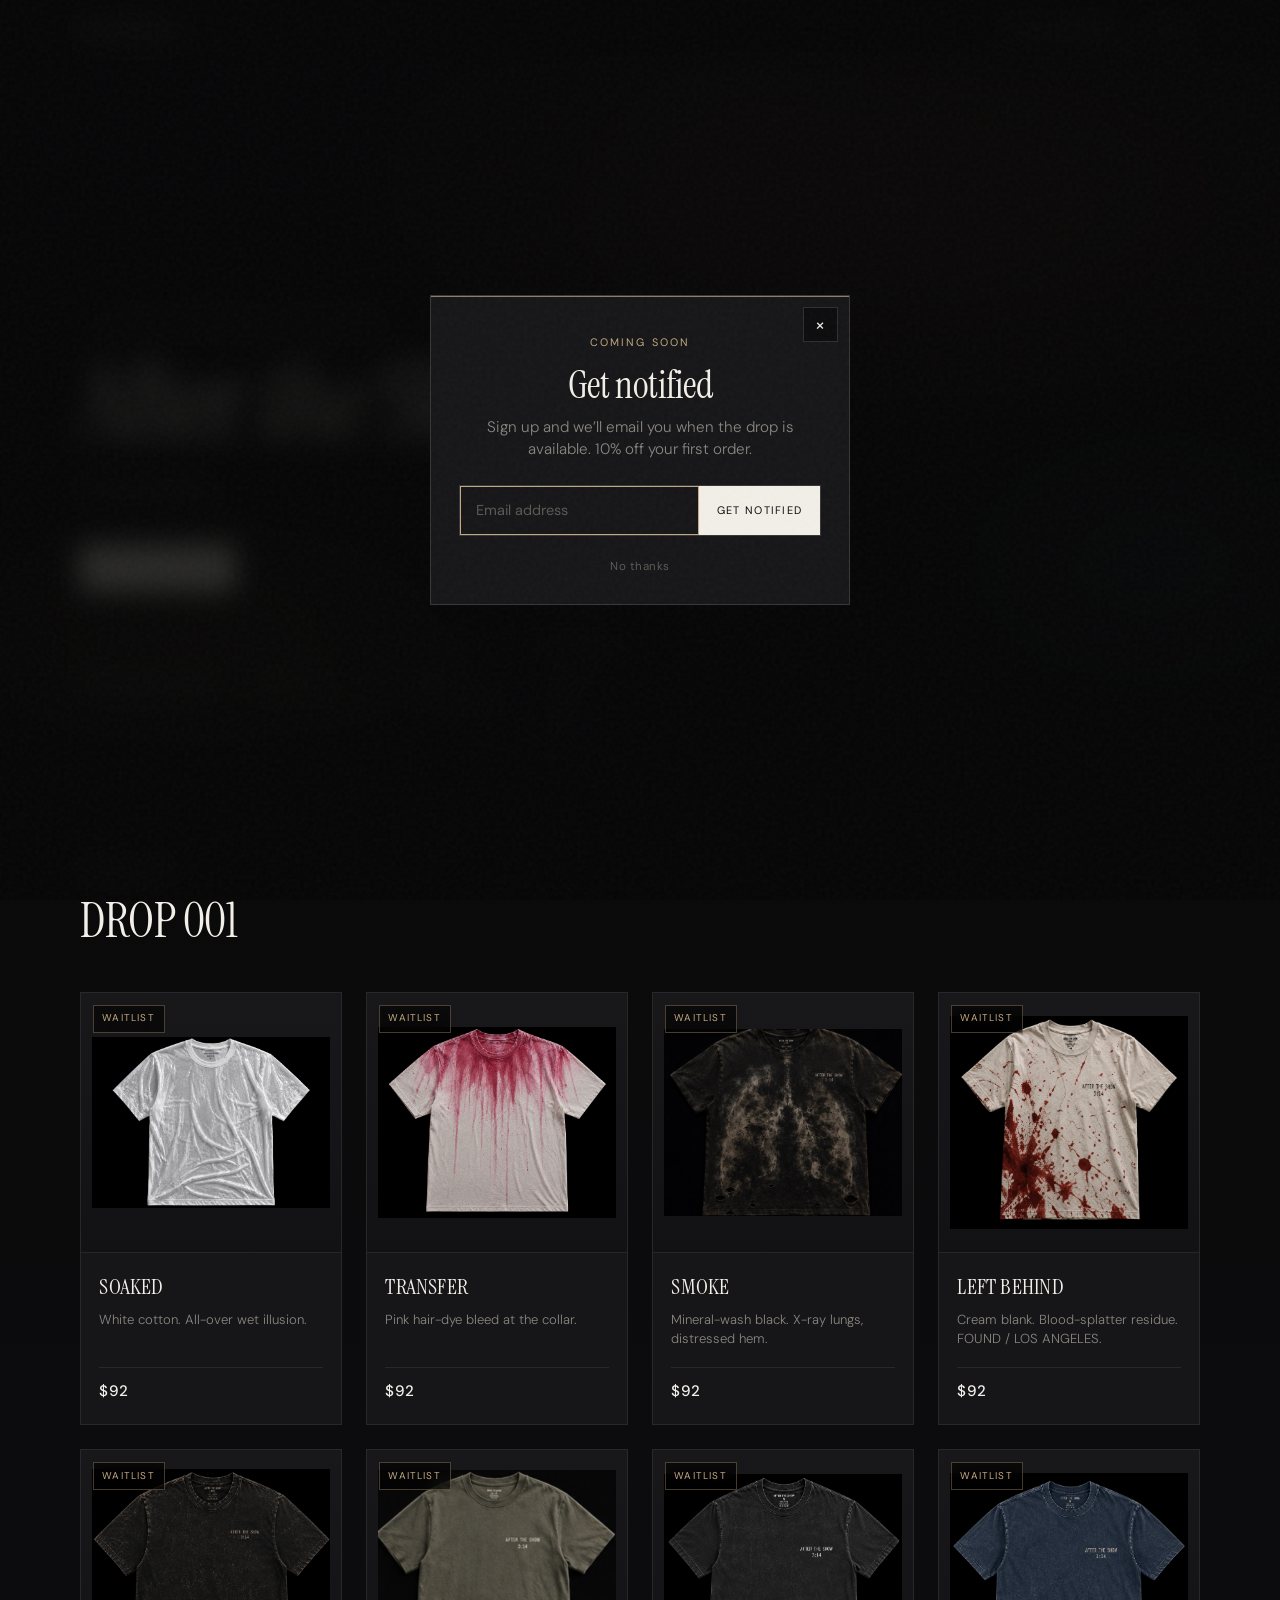
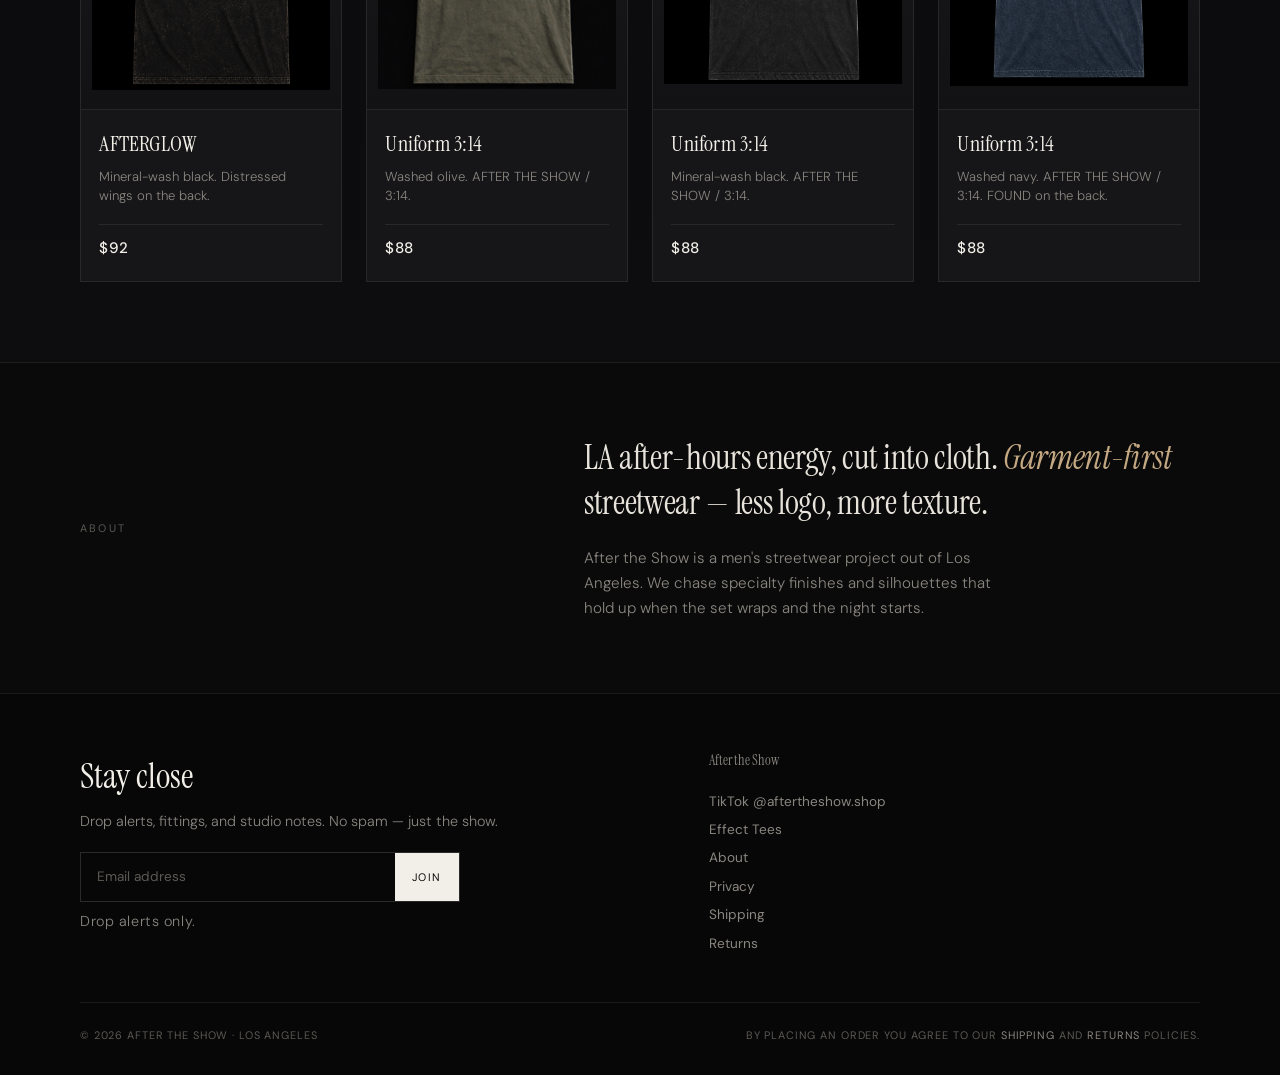
<file: index.html>
<!DOCTYPE html>
<html lang="en">
<head>
  <meta charset="UTF-8" />
  <meta name="viewport" content="width=device-width, initial-scale=1" />
  <script async src="https://www.googletagmanager.com/gtag/js?id=G-EFZYL7ZCVF"></script>
  <script>
    window.dataLayer = window.dataLayer || [];
    function gtag(){dataLayer.push(arguments);}
    gtag('js', new Date());
    gtag('config', 'G-EFZYL7ZCVF');
  </script>
  <title>After the Show — Men's LA Streetwear</title>
  <link rel="preconnect" href="https://fonts.googleapis.com" />
  <link rel="preconnect" href="https://fonts.gstatic.com" crossorigin />
  <link href="https://fonts.googleapis.com/css2?family=Instrument+Serif:ital@0;1&family=DM+Sans:opsz,wght@9..40,300;9..40,400;9..40,500;9..40,600&display=swap" rel="stylesheet" />
  <style>
    :root {
      --bg: #0a0a0b;
      --bg-elevated: #121214;
      --bg-card: #161618;
      --border: rgba(255, 255, 255, 0.08);
      --border-strong: rgba(255, 255, 255, 0.14);
      --text: #f2efe8;
      --muted: #8a8680;
      --dim: #5c5954;
      --accent: #c4a882;
      --accent-soft: rgba(196, 168, 130, 0.15);
      --danger: #b85c4a;
      --radius: 2px;
      --max: 1120px;
      --font-sans: "DM Sans", system-ui, sans-serif;
      --font-serif: "Instrument Serif", Georgia, serif;
    }

    *, *::before, *::after { box-sizing: border-box; margin: 0; padding: 0; }

    html { scroll-behavior: smooth; }

    body {
      font-family: var(--font-sans);
      background: var(--bg);
      color: var(--text);
      line-height: 1.5;
      font-weight: 400;
      font-optical-sizing: auto;
      -webkit-font-smoothing: antialiased;
      overflow-x: hidden;
    }

    a { color: inherit; text-decoration: none; }
    button, input { font: inherit; color: inherit; border: none; background: none; }
    img { display: block; max-width: 100%; }

    /* Noise overlay */
    body::before {
      content: "";
      position: fixed;
      inset: 0;
      pointer-events: none;
      z-index: 9999;
      opacity: 0.035;
      background-image: url("data:image/svg+xml,%3Csvg viewBox='0 0 256 256' xmlns='http://www.w3.org/2000/svg'%3E%3Cfilter id='n'%3E%3CfeTurbulence type='fractalNoise' baseFrequency='0.85' numOctaves='4' stitchTiles='stitch'/%3E%3C/filter%3E%3Crect width='100%25' height='100%25' filter='url(%23n)'/%3E%3C/svg%3E");
    }

    .wrap {
      width: min(100% - 2.5rem, var(--max));
      margin-inline: auto;
    }

    /* Nav */
    .nav {
      position: sticky;
      top: 0;
      z-index: 100;
      backdrop-filter: blur(16px);
      background: rgba(10, 10, 11, 0.72);
      border-bottom: 1px solid var(--border);
    }

    .nav-inner {
      display: flex;
      align-items: center;
      justify-content: space-between;
      height: 3.75rem;
    }

    .logo {
      font-family: var(--font-serif);
      font-size: 1.15rem;
      letter-spacing: 0.02em;
      font-weight: 400;
    }

    .logo span {
      color: var(--muted);
      font-style: italic;
      margin-left: 0.35rem;
      font-size: 0.95rem;
    }

    .nav-cta {
      font-size: 0.7rem;
      letter-spacing: 0.14em;
      text-transform: uppercase;
      padding: 0.55rem 0.9rem;
      border: 1px solid var(--border-strong);
      color: var(--text);
      transition: background 0.2s, border-color 0.2s;
    }

    .nav-cta:hover {
      background: var(--text);
      color: var(--bg);
      border-color: var(--text);
    }

    /* Hero */
    .hero {
      position: relative;
      min-height: clamp(72vh, 80vh, 880px);
      display: grid;
      align-items: end;
      padding: 6rem 0 4.5rem;
      overflow: hidden;
    }

    .hero-bg {
      position: absolute;
      inset: 0;
      background:
        radial-gradient(ellipse 80% 60% at 70% 20%, rgba(180, 90, 110, 0.18), transparent 55%),
        radial-gradient(ellipse 50% 40% at 15% 80%, rgba(196, 168, 130, 0.1), transparent 50%),
        radial-gradient(ellipse 40% 50% at 90% 70%, rgba(60, 80, 100, 0.2), transparent 45%),
        linear-gradient(180deg, #0c0c0e 0%, #0a0a0b 40%, #080809 100%);
      z-index: 0;
    }

    .hero-bg::after {
      content: "";
      position: absolute;
      inset: 0;
      background:
        linear-gradient(105deg, transparent 40%, rgba(255,255,255,0.02) 50%, transparent 60%),
        repeating-linear-gradient(
          -12deg,
          transparent,
          transparent 80px,
          rgba(255,255,255,0.012) 80px,
          rgba(255,255,255,0.012) 81px
        );
    }

    .hero .wrap { position: relative; z-index: 1; }

    .hero-kicker {
      font-size: 0.7rem;
      letter-spacing: 0.22em;
      text-transform: uppercase;
      color: var(--accent);
      margin-bottom: 1.25rem;
      display: flex;
      align-items: center;
      gap: 0.75rem;
    }

    .hero-kicker::before {
      content: "";
      width: 2rem;
      height: 1px;
      background: var(--accent);
      opacity: 0.7;
    }

    .hero h1 {
      font-family: var(--font-serif);
      font-weight: 400;
      font-size: clamp(3.2rem, 9vw, 6.5rem);
      line-height: 0.95;
      letter-spacing: -0.02em;
      max-width: 12ch;
      margin-bottom: 1.5rem;
    }

    .hero h1 em {
      font-style: italic;
      color: #d4cfc4;
    }

    .hero-tag {
      font-size: clamp(1rem, 2vw, 1.2rem);
      color: var(--muted);
      max-width: 32ch;
      font-weight: 300;
      margin-bottom: 2.5rem;
      line-height: 1.55;
    }

    .hero-actions {
      display: flex;
      flex-wrap: wrap;
      gap: 0.85rem;
      align-items: center;
    }

    .btn {
      display: inline-flex;
      align-items: center;
      justify-content: center;
      gap: 0.5rem;
      padding: 0.9rem 1.4rem;
      font-size: 0.72rem;
      letter-spacing: 0.14em;
      text-transform: uppercase;
      transition: all 0.2s ease;
      cursor: pointer;
    }

    .btn-primary {
      background: var(--text);
      color: var(--bg);
    }

    .btn-primary:hover {
      background: #fff;
    }

    .btn-ghost {
      border: 1px solid var(--border-strong);
      color: var(--text);
    }

    .btn-ghost:hover {
      border-color: var(--text);
      background: rgba(255,255,255,0.04);
    }

    .hero-meta {
      margin-top: 3.5rem;
      display: flex;
      flex-wrap: wrap;
      gap: 2rem;
      padding-top: 1.5rem;
      border-top: 1px solid var(--border);
      font-size: 0.7rem;
      letter-spacing: 0.1em;
      text-transform: uppercase;
      color: var(--dim);
    }

    .hero-meta strong {
      display: block;
      color: var(--muted);
      font-weight: 500;
      margin-bottom: 0.2rem;
    }

    /* Section common */
    section { padding: 5rem 0; }

    .section-head {
      display: flex;
      flex-wrap: wrap;
      justify-content: space-between;
      align-items: end;
      gap: 1.5rem;
      margin-bottom: 2.75rem;
    }

    .section-label {
      font-size: 0.68rem;
      letter-spacing: 0.2em;
      text-transform: uppercase;
      color: var(--accent);
      margin-bottom: 0.65rem;
    }

    .section-head h2 {
      font-family: var(--font-serif);
      font-size: clamp(2rem, 4.5vw, 3rem);
      font-weight: 400;
      letter-spacing: -0.01em;
      line-height: 1.1;
    }

    .section-head p {
      color: var(--muted);
      max-width: 32ch;
      font-size: 0.95rem;
      font-weight: 300;
    }

    /* Shop grid */
    .shop {
      background: linear-gradient(180deg, var(--bg) 0%, #0d0d0f 100%);
      border-top: 1px solid var(--border);
      scroll-margin-top: 4.75rem;
    }

    .grid {
      display: grid;
      grid-template-columns: repeat(2, 1fr);
      gap: 1.25rem;
    }

    @media (min-width: 860px) {
      .grid { grid-template-columns: repeat(4, 1fr); gap: 1.5rem; }
    }

    .card {
      background: var(--bg-card);
      border: 1px solid var(--border);
      display: flex;
      flex-direction: column;
      transition: border-color 0.25s, transform 0.25s;
    }

    .card:hover {
      border-color: var(--border-strong);
      transform: translateY(-2px);
    }

    .card-visual {
      position: relative;
      aspect-ratio: 1 / 1;
      overflow: hidden;
      border-bottom: 1px solid var(--border);
    }

    .card-visual img.product {
      position: absolute;
      inset: 0.7rem;
      width: calc(100% - 1.4rem);
      height: calc(100% - 1.4rem);
      object-fit: contain;
      object-position: center;
      transition: transform 0.45s ease;
    }

    .card:hover .card-visual img.product {
      transform: scale(1.02);
    }

    .dev-card {
      position: relative;
      overflow: hidden;
    }

    .dev-card img.dev-img {
      position: absolute;
      inset: 0;
      width: 100%;
      height: 100%;
      object-fit: cover;
      object-position: center;
      opacity: 0.55;
      z-index: 0;
    }

    .dev-card > *:not(img) {
      position: relative;
      z-index: 1;
    }

    .dev-card::after {
      content: "";
      position: absolute;
      inset: 0;
      background: linear-gradient(180deg, rgba(10,10,11,0.35) 0%, rgba(10,10,11,0.82) 70%, rgba(10,10,11,0.92) 100%);
      z-index: 0;
      pointer-events: none;
    }


    .tee {
      position: absolute;
      inset: 12% 18% 8%;
      border-radius: 4% 4% 3% 3% / 2% 2% 3% 3%;
      box-shadow:
        inset 0 0 40px rgba(0,0,0,0.25),
        0 20px 40px rgba(0,0,0,0.35);
    }

    .tee::before {
      /* collar / neckline */
      content: "";
      position: absolute;
      top: -1%;
      left: 28%;
      right: 28%;
      height: 12%;
      background: inherit;
      border-radius: 0 0 50% 50% / 0 0 100% 100%;
      box-shadow: inset 0 8px 12px rgba(0,0,0,0.15);
      filter: brightness(0.92);
    }

    .tee::after {
      /* sleeve hint */
      content: "";
      position: absolute;
      top: 8%;
      left: -18%;
      right: -18%;
      height: 22%;
      background: inherit;
      border-radius: 40% 40% 20% 20%;
      z-index: -1;
      filter: brightness(0.95);
    }

    /* Hair Transfer */
    .fx-hair {
      background:
        radial-gradient(ellipse 70% 35% at 50% 8%, #e85a9a 0%, #d44a88 25%, transparent 55%),
        radial-gradient(ellipse 40% 20% at 35% 12%, rgba(255, 120, 180, 0.55), transparent 50%),
        linear-gradient(180deg, #f3ebe0 0%, #e8dccf 45%, #ddd0c0 100%);
    }

    .fx-hair .grain {
      position: absolute;
      inset: 0;
      opacity: 0.12;
      background:
        repeating-linear-gradient(90deg, transparent, transparent 2px, rgba(120,60,40,0.15) 2px, rgba(120,60,40,0.15) 3px);
      mix-blend-mode: multiply;
    }

    /* Wet */
    .fx-wet {
      background:
        linear-gradient(145deg, #1a1c1f 0%, #0e1012 40%, #1c2024 70%, #121416 100%);
    }

    .fx-wet .sheen {
      position: absolute;
      inset: 0;
      background:
        linear-gradient(118deg,
          transparent 20%,
          rgba(255,255,255,0.03) 35%,
          rgba(180, 210, 230, 0.22) 48%,
          rgba(255,255,255,0.08) 52%,
          transparent 68%),
        radial-gradient(ellipse 40% 25% at 60% 35%, rgba(255,255,255,0.1), transparent 60%);
      animation: sheen-drift 8s ease-in-out infinite alternate;
    }

    @keyframes sheen-drift {
      from { transform: translateX(-4%) translateY(2%); opacity: 0.85; }
      to { transform: translateX(4%) translateY(-2%); opacity: 1; }
    }

    .fx-wet .drops {
      position: absolute;
      inset: 0;
      background:
        radial-gradient(circle at 30% 40%, rgba(200,220,240,0.35) 0 2px, transparent 3px),
        radial-gradient(circle at 55% 55%, rgba(200,220,240,0.28) 0 1.5px, transparent 2.5px),
        radial-gradient(circle at 70% 30%, rgba(200,220,240,0.22) 0 1px, transparent 2px),
        radial-gradient(circle at 42% 70%, rgba(200,220,240,0.2) 0 1.5px, transparent 2.5px);
    }

    /* Burn */
    .fx-burn {
      background:
        radial-gradient(ellipse 50% 40% at 70% 60%, #3a1810 0%, transparent 55%),
        radial-gradient(ellipse 35% 30% at 25% 35%, #5a2a14 0%, transparent 50%),
        radial-gradient(ellipse 60% 50% at 50% 80%, #1a0c08 0%, transparent 60%),
        linear-gradient(165deg, #2a1a12 0%, #1a100c 35%, #0e0a08 70%, #1c120e 100%);
    }

    .fx-burn .scorch {
      position: absolute;
      inset: 0;
      background:
        radial-gradient(ellipse 20% 15% at 40% 45%, rgba(200, 80, 30, 0.35), transparent 70%),
        radial-gradient(ellipse 15% 12% at 65% 55%, rgba(160, 50, 20, 0.4), transparent 65%),
        repeating-linear-gradient(
          125deg,
          transparent,
          transparent 6px,
          rgba(0,0,0,0.08) 6px,
          rgba(0,0,0,0.08) 7px
        );
      mix-blend-mode: soft-light;
    }

    .fx-burn .edge {
      position: absolute;
      inset: 0;
      background:
        linear-gradient(to right, rgba(0,0,0,0.5) 0%, transparent 15%),
        linear-gradient(to left, rgba(0,0,0,0.45) 0%, transparent 12%),
        linear-gradient(to top, rgba(40, 20, 10, 0.6) 0%, transparent 25%);
      clip-path: polygon(0 0, 100% 0, 100% 88%, 92% 100%, 78% 90%, 65% 100%, 50% 92%, 35% 100%, 20% 93%, 8% 100%, 0 90%);
    }

    /* Lung */
    .fx-lung {
      background:
        radial-gradient(ellipse 80% 60% at 40% 30%, #6a6e72 0%, transparent 55%),
        radial-gradient(ellipse 50% 40% at 70% 70%, #4a4e52 0%, transparent 50%),
        linear-gradient(180deg, #8a8e92 0%, #5e6266 40%, #3a3e42 75%, #2a2e32 100%);
    }

    .fx-lung .smoke {
      position: absolute;
      inset: 0;
      background:
        radial-gradient(ellipse 45% 35% at 55% 40%, rgba(200, 205, 210, 0.25), transparent 70%),
        radial-gradient(ellipse 30% 40% at 30% 60%, rgba(160, 165, 170, 0.2), transparent 65%),
        radial-gradient(ellipse 60% 30% at 60% 80%, rgba(100, 105, 110, 0.35), transparent 60%);
      filter: blur(8px);
      animation: smoke-drift 10s ease-in-out infinite alternate;
    }

    @keyframes smoke-drift {
      from { transform: scale(1) translateY(0); opacity: 0.8; }
      to { transform: scale(1.08) translateY(-3%); opacity: 1; }
    }

    .fx-lung .mineral {
      position: absolute;
      inset: 0;
      opacity: 0.35;
      background:
        repeating-radial-gradient(
          circle at 20% 30%,
          transparent 0,
          transparent 3px,
          rgba(255,255,255,0.03) 3px,
          rgba(255,255,255,0.03) 4px
        ),
        linear-gradient(45deg, transparent 40%, rgba(255,255,255,0.04) 50%, transparent 60%);
      mix-blend-mode: overlay;
    }

    .badge {
      position: absolute;
      top: 0.75rem;
      left: 0.75rem;
      z-index: 2;
      font-size: 0.62rem;
      letter-spacing: 0.12em;
      text-transform: uppercase;
      padding: 0.35rem 0.55rem;
      background: rgba(0,0,0,0.55);
      backdrop-filter: blur(8px);
      border: 1px solid var(--border);
      color: var(--text);
    }

    .badge.sold { color: #e8a090; border-color: rgba(184, 92, 74, 0.4); }
    .badge.soon { color: var(--accent); border-color: rgba(196, 168, 130, 0.35); }
    .badge.live { color: #a8c4a0; border-color: rgba(120, 160, 110, 0.35); }

    .card-body {
      padding: 1.15rem 1.15rem 1.35rem;
      display: flex;
      flex-direction: column;
      gap: 0.4rem;
      flex: 1;
    }

    .card-body h3 {
      font-family: var(--font-serif);
      font-size: 1.35rem;
      font-weight: 400;
      letter-spacing: 0.01em;
    }

    .card-body p {
      font-size: 0.82rem;
      color: var(--muted);
      font-weight: 300;
      line-height: 1.45;
      flex: 1;
    }

    .card-foot {
      display: flex;
      justify-content: space-between;
      align-items: baseline;
      margin-top: 0.75rem;
      padding-top: 0.75rem;
      border-top: 1px solid var(--border);
    }

    .price {
      font-size: 0.95rem;
      font-weight: 500;
      letter-spacing: 0.02em;
    }

    .price-note {
      font-size: 0.62rem;
      color: var(--dim);
      letter-spacing: 0.06em;
      text-transform: uppercase;
    }

    /* Development / collection note */
    .dev {
      border-top: 1px solid var(--border);
      background: var(--bg-elevated);
    }

    .dev-grid {
      display: grid;
      gap: 1.25rem;
    }

    @media (min-width: 720px) {
      .dev-grid { grid-template-columns: 1fr 1fr; }
    }

    .dev-card {
      border: 1px solid var(--border);
      padding: 1.75rem;
      background:
        linear-gradient(145deg, rgba(255,255,255,0.02), transparent 50%),
        var(--bg);
      position: relative;
      overflow: hidden;
    }

    .dev-card::before {
      content: "";
      position: absolute;
      top: 0;
      right: 0;
      width: 40%;
      height: 100%;
      opacity: 0.4;
      pointer-events: none;
    }

    .dev-card.blank::before {
      background: radial-gradient(ellipse at 80% 30%, rgba(196, 168, 130, 0.2), transparent 70%);
    }

    .dev-card.hood::before {
      background: radial-gradient(ellipse at 80% 50%, rgba(100, 120, 150, 0.18), transparent 70%);
    }

    .dev-tag {
      display: inline-block;
      font-size: 0.62rem;
      letter-spacing: 0.16em;
      text-transform: uppercase;
      color: var(--accent);
      background: var(--accent-soft);
      padding: 0.3rem 0.55rem;
      margin-bottom: 1rem;
      border: 1px solid rgba(196, 168, 130, 0.2);
    }

    .dev-card h3 {
      font-family: var(--font-serif);
      font-size: 1.5rem;
      font-weight: 400;
      margin-bottom: 0.65rem;
    }

    .dev-card p {
      color: var(--muted);
      font-size: 0.9rem;
      font-weight: 300;
      max-width: 36ch;
      line-height: 1.55;
    }

    /* About */
    .about {
      border-top: 1px solid var(--border);
      padding: 4.5rem 0;
      position: relative;
    }

    .about-inner {
      display: grid;
      gap: 2rem;
      align-items: center;
    }

    @media (min-width: 720px) {
      .about-inner {
        grid-template-columns: 1fr 1.4fr;
        gap: 4rem;
      }
    }

    .about-label {
      font-size: 0.68rem;
      letter-spacing: 0.2em;
      text-transform: uppercase;
      color: var(--dim);
    }

    .about blockquote {
      font-family: var(--font-serif);
      font-size: clamp(1.45rem, 3.2vw, 2.1rem);
      font-weight: 400;
      line-height: 1.35;
      letter-spacing: -0.01em;
      color: #e8e4dc;
    }

    .about blockquote em {
      font-style: italic;
      color: var(--accent);
    }

    .about-copy {
      color: var(--muted);
      font-size: 0.95rem;
      font-weight: 300;
      max-width: 42ch;
      line-height: 1.65;
    }

    /* Footer */
    .footer {
      border-top: 1px solid var(--border);
      padding: 3.5rem 0 2rem;
      background: #070708;
    }

    .footer-top {
      display: grid;
      gap: 2.5rem;
      margin-bottom: 3rem;
    }

    @media (min-width: 720px) {
      .footer-top {
        grid-template-columns: 1.2fr 1fr;
        align-items: start;
      }
    }

    .footer h2 {
      font-family: var(--font-serif);
      font-size: clamp(1.6rem, 3vw, 2.2rem);
      font-weight: 400;
      margin-bottom: 0.5rem;
    }

    .footer-top > div > p {
      color: var(--muted);
      font-size: 0.9rem;
      font-weight: 300;
      margin-bottom: 1.25rem;
    }

    .signup {
      display: flex;
      border: 1px solid var(--border-strong);
      max-width: 380px;
    }

    .signup input {
      flex: 1;
      padding: 0.85rem 1rem;
      font-size: 0.85rem;
      outline: none;
      min-width: 0;
    }

    .signup input::placeholder { color: var(--dim); }

    .signup button {
      padding: 0.85rem 1.1rem;
      font-size: 0.68rem;
      letter-spacing: 0.12em;
      text-transform: uppercase;
      background: var(--text);
      color: var(--bg);
      cursor: pointer;
      white-space: nowrap;
      transition: background 0.2s;
    }

    .signup button:hover { background: #fff; }

    .signup-note {
      font-size: 0.65rem;
      color: var(--dim);
      margin-top: 0.55rem;
      letter-spacing: 0.04em;
    }

    .signup-sink {
      position: absolute;
      width: 1px;
      height: 1px;
      padding: 0;
      margin: -1px;
      overflow: hidden;
      clip: rect(0, 0, 0, 0);
      clip-path: inset(50%);
      border: 0;
      white-space: nowrap;
    }

    .footer-brand {
      font-family: var(--font-serif);
      font-size: 1.25rem;
      margin-bottom: 0.75rem;
    }

    .footer-links {
      display: flex;
      flex-direction: column;
      gap: 0.5rem;
      font-size: 0.85rem;
      color: var(--muted);
    }

    .footer-links a:hover { color: var(--text); }

    .footer-bottom {
      display: flex;
      flex-wrap: wrap;
      justify-content: space-between;
      gap: 1rem;
      padding-top: 1.5rem;
      border-top: 1px solid var(--border);
      font-size: 0.68rem;
      letter-spacing: 0.08em;
      text-transform: uppercase;
      color: var(--dim);
    }

    .footer-bottom a {
      color: var(--muted);
    }

    .footer-bottom a:hover { color: var(--text); }

    .ig {
      color: var(--muted);
      transition: color 0.2s;
    }

    .ig:hover { color: var(--accent); }

    /* Mobile nav */
    @media (max-width: 640px) {
      .wrap { width: min(100% - 1.5rem, var(--max)); }
      .hero { padding: 4.5rem 0 3rem; min-height: 70vh; }
      section { padding: 3.5rem 0; }
      .grid { gap: 0.85rem; }
      .card-body { padding: 0.9rem; }
      .card-body h3 { font-size: 1.15rem; }
    }

    /* Product photo placeholders + view hint */
    .card { cursor: pointer; }
    .card:focus-visible {
      outline: 1px solid var(--accent);
      outline-offset: 2px;
    }

    .card-visual {
      background: #141416;
    }

    .ph {
      position: absolute;
      inset: 0;
      display: flex;
      align-items: center;
      justify-content: center;
      color: var(--dim);
      font-size: 0.62rem;
      letter-spacing: 0.16em;
      text-transform: uppercase;
      background: linear-gradient(180deg, #18181a 0%, #121214 100%);
    }


    /* Product viewer */
    .viewer {
      position: fixed;
      inset: 0;
      z-index: 200;
      display: none;
      align-items: center;
      justify-content: center;
      padding: 1.25rem;
    }

    .viewer.open { display: flex; }

    .viewer-backdrop {
      position: absolute;
      inset: 0;
      background: rgba(6, 6, 7, 0.84);
      backdrop-filter: blur(14px);
    }

    .viewer-panel {
      position: relative;
      z-index: 1;
      width: min(100%, 780px);
      background: var(--bg-card);
      border: 1px solid var(--border-strong);
      display: grid;
      max-height: calc(100vh - 2.5rem);
      overflow: auto;
    }

    @media (min-width: 760px) {
      .viewer-panel {
        grid-template-columns: 1.15fr 0.85fr;
        overflow: hidden;
      }
    }

    .viewer-stage {
      position: relative;
      aspect-ratio: 1 / 1;
      background: #0a0a0b;
      border-bottom: 1px solid var(--border);
      min-height: 280px;
    }

    @media (min-width: 760px) {
      .viewer-stage {
        aspect-ratio: auto;
        min-height: 460px;
        border-bottom: none;
        border-right: 1px solid var(--border);
      }
    }

    .viewer-stage img {
      position: absolute;
      inset: 1.1rem;
      width: calc(100% - 2.2rem);
      height: calc(100% - 2.2rem);
      object-fit: contain;
      object-position: center;
    }

    img.product.is-hidden,
    .viewer-stage img.is-hidden { display: none; }

    .viewer-nav {
      position: absolute;
      inset: 0;
      display: flex;
      align-items: center;
      justify-content: space-between;
      padding: 0.75rem;
      pointer-events: none;
    }

    .viewer-nav button {
      pointer-events: auto;
      width: 2.35rem;
      height: 2.35rem;
      border: 1px solid var(--border-strong);
      background: rgba(0,0,0,0.5);
      backdrop-filter: blur(8px);
      cursor: pointer;
      color: var(--text);
      font-size: 1.1rem;
      line-height: 1;
      transition: border-color 0.2s, background 0.2s;
    }

    .viewer-nav button:hover {
      border-color: var(--text);
      background: rgba(0,0,0,0.7);
    }

    .viewer-side {
      position: absolute;
      top: 0.75rem;
      left: 0.75rem;
      z-index: 2;
      font-size: 0.62rem;
      letter-spacing: 0.14em;
      text-transform: uppercase;
      padding: 0.35rem 0.55rem;
      background: rgba(0,0,0,0.55);
      backdrop-filter: blur(8px);
      border: 1px solid var(--border);
      color: var(--text);
    }

    .viewer-dots {
      position: absolute;
      bottom: 0.85rem;
      left: 50%;
      transform: translateX(-50%);
      display: flex;
      gap: 0.4rem;
      align-items: center;
      z-index: 2;
    }

    .viewer-dot {
      width: 7px;
      height: 7px;
      border-radius: 50%;
      background: var(--dim);
      cursor: pointer;
      padding: 0;
      transition: background 0.2s, width 0.2s, border-radius 0.2s;
    }

    .viewer-dot.active {
      background: var(--text);
      width: 18px;
      border-radius: 4px;
    }

    .viewer-info {
      padding: 1.5rem 1.4rem 1.6rem;
      display: flex;
      flex-direction: column;
      gap: 0.55rem;
    }

    .viewer-info h3 {
      font-family: var(--font-serif);
      font-size: 1.85rem;
      font-weight: 400;
      letter-spacing: 0.01em;
    }

    .viewer-info p {
      font-size: 0.9rem;
      color: var(--muted);
      font-weight: 300;
      line-height: 1.55;
    }

    .viewer-info .card-foot {
      margin-top: auto;
    }

    .viewer-close {
      position: absolute;
      top: 0.7rem;
      right: 0.7rem;
      z-index: 3;
      width: 2.2rem;
      height: 2.2rem;
      border: 1px solid var(--border-strong);
      background: rgba(0,0,0,0.45);
      cursor: pointer;
      color: var(--text);
      font-size: 1.15rem;
      line-height: 1;
      transition: border-color 0.2s, background 0.2s;
    }

    .viewer-close:hover {
      border-color: var(--text);
      background: rgba(0,0,0,0.7);
    }

    body.viewer-open { overflow: hidden; }

    .nav-actions {
      display: flex;
      align-items: center;
      gap: 0.65rem;
    }

    .nav-bag {
      font-size: 0.7rem;
      letter-spacing: 0.14em;
      text-transform: uppercase;
      padding: 0.55rem 0.9rem;
      border: 1px solid var(--border-strong);
      color: var(--text);
      cursor: pointer;
      display: inline-flex;
      align-items: center;
      gap: 0.45rem;
      transition: background 0.2s, border-color 0.2s, color 0.2s;
    }

    .nav-bag:hover {
      background: var(--text);
      color: var(--bg);
      border-color: var(--text);
    }

    .bag-count {
      min-width: 1.15rem;
      height: 1.15rem;
      padding: 0 0.3rem;
      font-size: 0.62rem;
      letter-spacing: 0;
      display: inline-flex;
      align-items: center;
      justify-content: center;
      background: var(--accent);
      color: var(--bg);
      font-weight: 600;
    }

    .nav-bag:hover .bag-count {
      background: var(--bg);
      color: var(--text);
    }

    .bag-count[hidden] { display: none; }

    .size-row {
      display: flex;
      gap: 0.4rem;
      margin-top: 0.2rem;
    }

    .size-btn {
      min-width: 2.4rem;
      height: 2.2rem;
      padding: 0 0.55rem;
      border: 1px solid var(--border-strong);
      font-size: 0.68rem;
      letter-spacing: 0.1em;
      text-transform: uppercase;
      color: var(--muted);
      cursor: pointer;
      transition: border-color 0.2s, color 0.2s, background 0.2s;
    }

    .size-btn:hover {
      border-color: var(--text);
      color: var(--text);
    }

    .size-btn.selected {
      border-color: var(--text);
      color: var(--bg);
      background: var(--text);
    }

    .viewer-info .btn {
      width: 100%;
      margin-top: 0.15rem;
    }

    /* Cart drawer */
    .drawer {
      position: fixed;
      inset: 0;
      z-index: 220;
      display: none;
    }

    .drawer.open { display: block; }

    .drawer-backdrop {
      position: absolute;
      inset: 0;
      background: rgba(6, 6, 7, 0.84);
      backdrop-filter: blur(14px);
    }

    .drawer-panel {
      position: absolute;
      top: 0;
      right: 0;
      height: 100%;
      width: min(100%, 420px);
      background: var(--bg-card);
      border-left: 1px solid var(--border-strong);
      display: flex;
      flex-direction: column;
      z-index: 1;
    }

    .drawer-head {
      display: flex;
      align-items: center;
      justify-content: space-between;
      padding: 1.25rem 1.35rem;
      border-bottom: 1px solid var(--border);
    }

    .drawer-head h2 {
      font-family: var(--font-serif);
      font-size: 1.75rem;
      font-weight: 400;
    }

    .drawer-close {
      width: 2.2rem;
      height: 2.2rem;
      border: 1px solid var(--border-strong);
      background: rgba(0,0,0,0.45);
      cursor: pointer;
      color: var(--text);
      font-size: 1.15rem;
      line-height: 1;
      transition: border-color 0.2s, background 0.2s;
    }

    .drawer-close:hover {
      border-color: var(--text);
      background: rgba(0,0,0,0.7);
    }

    .drawer-body {
      flex: 1;
      overflow: auto;
      padding: 0.35rem 1.35rem 1.15rem;
    }

    .cart-empty {
      color: var(--muted);
      font-weight: 300;
      font-size: 0.95rem;
      padding: 2.25rem 0 1.5rem;
    }

    .cart-item {
      display: grid;
      grid-template-columns: 72px 1fr;
      gap: 0.9rem;
      padding: 1.05rem 0;
      border-bottom: 1px solid var(--border);
    }

    .cart-item img {
      width: 72px;
      height: 72px;
      object-fit: contain;
      background: #0a0a0b;
      border: 1px solid var(--border);
    }

    .cart-item-name {
      font-family: var(--font-serif);
      font-size: 1.15rem;
      font-weight: 400;
    }

    .cart-item-meta {
      font-size: 0.72rem;
      color: var(--muted);
      letter-spacing: 0.06em;
      text-transform: uppercase;
      margin: 0.2rem 0 0.55rem;
    }

    .cart-item-row {
      display: flex;
      align-items: center;
      justify-content: space-between;
      gap: 0.75rem;
    }

    .qty {
      display: inline-flex;
      align-items: center;
      border: 1px solid var(--border-strong);
    }

    .qty button {
      width: 1.75rem;
      height: 1.75rem;
      cursor: pointer;
      color: var(--text);
    }

    .qty button:hover { background: rgba(255,255,255,0.04); }

    .qty span {
      min-width: 1.5rem;
      text-align: center;
      font-size: 0.8rem;
    }

    .cart-remove {
      font-size: 0.62rem;
      letter-spacing: 0.1em;
      text-transform: uppercase;
      color: var(--dim);
      cursor: pointer;
    }

    .cart-remove:hover { color: var(--text); }

    .drawer-foot {
      padding: 1.15rem 1.35rem 1.4rem;
      border-top: 1px solid var(--border);
    }

    .drawer-foot[hidden] { display: none; }

    .subtotal {
      display: flex;
      justify-content: space-between;
      align-items: baseline;
      margin-bottom: 1rem;
      font-size: 0.72rem;
      letter-spacing: 0.1em;
      text-transform: uppercase;
      color: var(--muted);
    }

    .subtotal strong {
      color: var(--text);
      font-weight: 500;
      font-size: 1rem;
      letter-spacing: 0.02em;
      text-transform: none;
    }

    .drawer-foot .btn { width: 100%; }

    /* Checkout */
    .checkout {
      position: fixed;
      inset: 0;
      z-index: 240;
      display: none;
      align-items: center;
      justify-content: center;
      padding: 1.25rem;
    }

    .checkout.open { display: flex; }

    .checkout-backdrop {
      position: absolute;
      inset: 0;
      background: rgba(6, 6, 7, 0.84);
      backdrop-filter: blur(14px);
    }

    .checkout-panel {
      position: relative;
      z-index: 1;
      width: min(100%, 640px);
      background: var(--bg-card);
      border: 1px solid var(--border-strong);
      max-height: calc(100vh - 2.5rem);
      overflow: auto;
      padding: 1.7rem 1.55rem 1.75rem;
    }

    .checkout-panel h2 {
      font-family: var(--font-serif);
      font-size: 1.85rem;
      font-weight: 400;
      margin-bottom: 0.35rem;
    }

    .checkout-note {
      font-size: 0.62rem;
      color: var(--dim);
      letter-spacing: 0.06em;
      text-transform: uppercase;
      margin-bottom: 1.35rem;
    }

    .checkout-form {
      display: grid;
      gap: 0.75rem;
    }

    .field {
      display: flex;
      flex-direction: column;
      gap: 0.35rem;
    }

    .field label {
      font-size: 0.62rem;
      letter-spacing: 0.12em;
      text-transform: uppercase;
      color: var(--muted);
    }

    .field input {
      border: 1px solid var(--border-strong);
      background: var(--bg);
      padding: 0.75rem 0.85rem;
      font-size: 0.9rem;
      outline: none;
    }

    .field input:focus { border-color: var(--text); }

    .field-row {
      display: grid;
      grid-template-columns: 1fr 1fr 0.75fr;
      gap: 0.75rem;
    }

    @media (max-width: 640px) {
      .field-row { grid-template-columns: 1fr; }
    }

    .order-summary {
      margin: 1.15rem 0 1rem;
      padding-top: 1.15rem;
      border-top: 1px solid var(--border);
    }

    .order-summary h3 {
      font-size: 0.62rem;
      letter-spacing: 0.14em;
      text-transform: uppercase;
      color: var(--accent);
      margin-bottom: 0.7rem;
    }

    .order-line {
      display: flex;
      justify-content: space-between;
      gap: 1rem;
      font-size: 0.85rem;
      color: var(--muted);
      padding: 0.3rem 0;
    }

    .order-total {
      display: flex;
      justify-content: space-between;
      margin-top: 0.7rem;
      padding-top: 0.7rem;
      border-top: 1px solid var(--border);
      font-size: 0.95rem;
    }

    .checkout-panel .btn { width: 100%; }

    .confirm {
      text-align: center;
      padding: 2.1rem 0.5rem 0.6rem;
    }

    .confirm h2 { margin-bottom: 0.7rem; }

    .confirm p {
      color: var(--muted);
      font-weight: 300;
      margin-bottom: 1.5rem;
    }

    .checkout-close {
      position: absolute;
      top: 0.7rem;
      right: 0.7rem;
      z-index: 3;
      width: 2.2rem;
      height: 2.2rem;
      border: 1px solid var(--border-strong);
      background: rgba(0,0,0,0.45);
      cursor: pointer;
      color: var(--text);
      font-size: 1.15rem;
      line-height: 1;
      transition: border-color 0.2s, background 0.2s;
    }

    .checkout-close:hover {
      border-color: var(--text);
      background: rgba(0,0,0,0.7);
    }

    /* Welcome offer */
    .welcome {
      position: fixed;
      inset: 0;
      z-index: 260;
      display: none;
      align-items: center;
      justify-content: center;
      padding: 1.25rem;
    }

    .welcome.open { display: flex; }

    .welcome-backdrop {
      position: absolute;
      inset: 0;
      background: rgba(6, 6, 7, 0.84);
      backdrop-filter: blur(14px);
    }

    .welcome-card {
      position: relative;
      z-index: 1;
      width: min(100%, 420px);
      background: var(--bg-card);
      border: 1px solid var(--border-strong);
      padding: 2.35rem 1.75rem 1.7rem;
      text-align: center;
    }

    .welcome-card::before {
      content: "";
      position: absolute;
      top: 0;
      left: 0;
      right: 0;
      height: 1px;
      background: var(--accent);
      opacity: 0.7;
    }

    .welcome-kicker {
      font-size: 0.68rem;
      letter-spacing: 0.2em;
      text-transform: uppercase;
      color: var(--accent);
      margin-bottom: 0.85rem;
    }

    .welcome-card h2 {
      font-family: var(--font-serif);
      font-size: clamp(1.85rem, 5vw, 2.35rem);
      font-weight: 400;
      letter-spacing: -0.01em;
      line-height: 1.15;
      margin-bottom: 0.55rem;
    }

    .welcome-line {
      color: var(--muted);
      font-size: 0.95rem;
      font-weight: 300;
      margin-bottom: 1.5rem;
    }

    .welcome-form {
      display: flex;
      border: 1px solid var(--border-strong);
      margin-bottom: 1.05rem;
    }

    .welcome-form input {
      flex: 1;
      padding: 0.85rem 1rem;
      font-size: 0.9rem;
      outline: none;
      min-width: 0;
    }

    .welcome-form input::placeholder { color: var(--dim); }

    .welcome-form input:focus { outline: 1px solid var(--accent); outline-offset: -1px; }

    .welcome-form button {
      padding: 0.85rem 1.1rem;
      font-size: 0.68rem;
      letter-spacing: 0.12em;
      text-transform: uppercase;
      background: var(--text);
      color: var(--bg);
      cursor: pointer;
      white-space: nowrap;
      transition: background 0.2s;
    }

    .welcome-form button:hover { background: #fff; }

    .welcome-skip {
      font-size: 0.72rem;
      letter-spacing: 0.04em;
      color: var(--dim);
      cursor: pointer;
    }

    .welcome-skip:hover { color: var(--muted); }

    .welcome-close {
      position: absolute;
      top: 0.7rem;
      right: 0.7rem;
      z-index: 3;
      width: 2.2rem;
      height: 2.2rem;
      border: 1px solid var(--border-strong);
      background: rgba(0,0,0,0.45);
      cursor: pointer;
      color: var(--text);
      font-size: 1.15rem;
      line-height: 1;
      transition: border-color 0.2s, background 0.2s;
    }

    .welcome-close:hover {
      border-color: var(--text);
      background: rgba(0,0,0,0.7);
    }

    .welcome-code {
      font-family: var(--font-serif);
      font-size: clamp(2rem, 6vw, 2.6rem);
      letter-spacing: 0.08em;
      color: var(--accent);
      margin: 0.35rem 0 0.7rem;
    }

    .welcome-use {
      color: var(--muted);
      font-size: 0.95rem;
      font-weight: 300;
    }

    body.welcome-open { overflow: hidden; }

    @media (max-width: 640px) {
      .welcome-card { padding: 2.1rem 1.25rem 1.5rem; }
      .welcome-form { flex-direction: column; }
      .welcome-form button { width: 100%; }
    }
  </style>
</head>
<body>
  <header class="nav">
    <div class="wrap nav-inner">
      <a href="#" class="logo">After the Show <span>LA</span></a>
      <div class="nav-actions">
        <a class="nav-cta" href="#shop">Shop the drop</a>
        <button class="nav-bag" type="button" id="bag-btn" aria-label="Open bag">
          Bag
          <span class="bag-count" id="bag-count" hidden>0</span>
        </button>
      </div>
    </div>
  </header>

  <main>
    <section class="hero">
      <div class="hero-bg" aria-hidden="true"></div>
      <div class="wrap">
        <p class="hero-kicker">Men's streetwear · Los Angeles</p>
        <h1>After <em>the</em> Show</h1>
        <p class="hero-tag">3:14 AM. Still up.</p>
        <div class="hero-actions">
          <a class="btn btn-primary" href="#shop">Shop the drop</a>
        </div>
        <div class="hero-meta">
          <div><strong>Streetwear concept</strong> Specialty effects</div>
          <div><strong>Made for</strong> After-hours wear</div>
          <div><strong>Base</strong> Los Angeles</div>
        </div>
      </div>
    </section>

    <section class="shop" id="shop">
      <div class="wrap">
        <div class="section-head">
          <div>
            <p class="section-label">Featured</p>
            <h2>DROP 001</h2>
          </div>
        </div>

        <div class="grid">
          <article class="card" tabindex="0" role="button" aria-haspopup="dialog"
            data-name="SOAKED"
            data-desc="White cotton. All-over wet illusion."
            data-price="$92"
            data-front="products/wet-front.png"
            data-stripe="https://buy.stripe.com/test_8x214pe6g4gT4uMcUG5Ne01"
            data-back="products/wet-back.png">
            <div class="card-visual">
              <span class="ph" aria-hidden="true"></span>
              <span class="badge soon">Waitlist</span>
              <img class="product" src="products/wet-front.png" alt="Wet tee, front" />
            </div>
            <div class="card-body">
              <h3>SOAKED</h3>
              <p>White cotton. All-over wet illusion.</p>
              <div class="card-foot">
                <span class="price">$92</span>
              </div>
            </div>
          </article>

          <article class="card" tabindex="0" role="button" aria-haspopup="dialog"
            data-name="TRANSFER"
            data-desc="Pink hair-dye bleed at the collar."
            data-price="$92"
            data-front="products/hair-front.png"
            data-stripe="https://buy.stripe.com/test_8x25kFgeo3cP1iA5se5Ne02"
            data-back="products/hair-back.png">
            <div class="card-visual">
              <span class="ph" aria-hidden="true"></span>
              <span class="badge soon">Waitlist</span>
              <img class="product" src="products/hair-front.png" alt="Pink hair dye tee, front" />
            </div>
            <div class="card-body">
              <h3>TRANSFER</h3>
              <p>Pink hair-dye bleed at the collar.</p>
              <div class="card-foot">
                <span class="price">$92</span>
              </div>
            </div>
          </article>

          <article class="card" tabindex="0" role="button" aria-haspopup="dialog"
            data-name="SMOKE"
            data-desc="Mineral-wash black. X-ray lungs, distressed hem."
            data-price="$92"
            data-front="products/lung-front.png"
            data-stripe="https://buy.stripe.com/test_cNi5kFbY8fZB3qI07U5Ne03"
            data-back="products/lung-back.png">
            <div class="card-visual">
              <span class="ph" aria-hidden="true"></span>
              <span class="badge soon">Waitlist</span>
              <img class="product" src="products/lung-front.png" alt="Lung tee, front" />
            </div>
            <div class="card-body">
              <h3>SMOKE</h3>
              <p>Mineral-wash black. X-ray lungs, distressed hem.</p>
              <div class="card-foot">
                <span class="price">$92</span>
              </div>
            </div>
          </article>

          <article class="card" tabindex="0" role="button" aria-haspopup="dialog"
            data-name="LEFT BEHIND"
            data-desc="Cream blank. Blood-splatter residue. FOUND / LOS ANGELES."
            data-price="$92"
            data-front="products/found-front.png"
            data-stripe="https://buy.stripe.com/test_14AaEZ0fq6p1d1iaMy5Ne04"
            data-back="products/found-back.png">
            <div class="card-visual">
              <span class="ph" aria-hidden="true"></span>
              <span class="badge soon">Waitlist</span>
              <img class="product" src="products/found-front.png" alt="Found tee, front" />
            </div>
            <div class="card-body">
              <h3>LEFT BEHIND</h3>
              <p>Cream blank. Blood-splatter residue. FOUND / LOS ANGELES.</p>
              <div class="card-foot">
                <span class="price">$92</span>
              </div>
            </div>
          </article>

          <article class="card" tabindex="0" role="button" aria-haspopup="dialog"
            data-name="AFTERGLOW"
            data-desc="Mineral-wash black. Distressed wings on the back."
            data-price="$92"
            data-front="products/wings-front.png"
            data-stripe="https://buy.stripe.com/test_cNieVfgeo6p1d1i5se5Ne05"
            data-back="products/wings-back.png">
            <div class="card-visual">
              <span class="ph" aria-hidden="true"></span>
              <span class="badge soon">Waitlist</span>
              <img class="product" src="products/wings-front.png" alt="Wings tee, front" />
            </div>
            <div class="card-body">
              <h3>AFTERGLOW</h3>
              <p>Mineral-wash black. Distressed wings on the back.</p>
              <div class="card-foot">
                <span class="price">$92</span>
              </div>
            </div>
          </article>

          <article class="card" tabindex="0" role="button" aria-haspopup="dialog"
            data-name="Uniform 3:14"
            data-desc="Washed olive. AFTER THE SHOW / 3:14."
            data-price="$88"
            data-front="products/314-front.png"
            data-stripe="https://buy.stripe.com/test_7sYdRb6DO14H8L2f2O5Ne06"
            data-back="products/314-back.png">
            <div class="card-visual">
              <span class="ph" aria-hidden="true"></span>
              <span class="badge soon">Waitlist</span>
              <img class="product" src="products/314-front.png" alt="3:14 olive tee, front" />
            </div>
            <div class="card-body">
              <h3>Uniform 3:14</h3>
              <p>Washed olive. AFTER THE SHOW / 3:14.</p>
              <div class="card-foot">
                <span class="price">$88</span>
              </div>
            </div>
          </article>

          <article class="card" tabindex="0" role="button" aria-haspopup="dialog"
            data-name="Uniform 3:14"
            data-desc="Mineral-wash black. AFTER THE SHOW / 3:14."
            data-price="$88"
            data-front="products/314-black-front.png"
            data-stripe="https://buy.stripe.com/test_00w8wRfakfZBaTa4oa5Ne07"
            data-back="products/314-black-back.png">
            <div class="card-visual">
              <span class="ph" aria-hidden="true"></span>
              <span class="badge soon">Waitlist</span>
              <img class="product" src="products/314-black-front.png" alt="3:14 black tee, front" />
            </div>
            <div class="card-body">
              <h3>Uniform 3:14</h3>
              <p>Mineral-wash black. AFTER THE SHOW / 3:14.</p>
              <div class="card-foot">
                <span class="price">$88</span>
              </div>
            </div>
          </article>

          <article class="card" tabindex="0" role="button" aria-haspopup="dialog"
            data-name="Uniform 3:14"
            data-desc="Washed navy. AFTER THE SHOW / 3:14. FOUND on the back."
            data-price="$88"
            data-front="products/314-navy-front.png"
            data-stripe="https://buy.stripe.com/test_6oU6oJ7HS8x9e5mg6S5Ne08"
            data-back="products/314-navy-back.png">
            <div class="card-visual">
              <span class="ph" aria-hidden="true"></span>
              <span class="badge soon">Waitlist</span>
              <img class="product" src="products/314-navy-front.png" alt="3:14 navy tee, front" />
            </div>
            <div class="card-body">
              <h3>Uniform 3:14</h3>
              <p>Washed navy. AFTER THE SHOW / 3:14. FOUND on the back.</p>
              <div class="card-foot">
                <span class="price">$88</span>
              </div>
            </div>
          </article>
        </div>
      </div>
    </section>

    

    <section class="about" id="about">
      <div class="wrap about-inner">
        <div>
          <p class="about-label">About</p>
        </div>
        <div>
          <blockquote>
            LA after-hours energy, cut into cloth. <em>Garment-first</em> streetwear — less logo, more texture.
          </blockquote>
          <p class="about-copy" style="margin-top: 1.25rem;">
            After the Show is a men's streetwear project out of Los Angeles. We chase specialty finishes and silhouettes that hold up when the set wraps and the night starts.
          </p>
        </div>
      </div>
    </section>
  </main>

  <footer class="footer">
    <div class="wrap">
      <div class="footer-top">
        <div>
          <h2>Stay close</h2>
          <p>Drop alerts, fittings, and studio notes. No spam — just the show.</p>
          <iframe class="signup-sink" name="signup-sink" title="Signup" tabindex="-1" aria-hidden="true"></iframe>
          <form class="signup" action="https://docs.google.com/forms/d/e/1FAIpQLSe493QerQPuWLMnXTOzYaOZsaiEup3uGCbMOrkkXJkcDmTV1w/formResponse" method="POST" target="signup-sink" onsubmit="var b=this.querySelector('button'); b.textContent='Joined'; b.disabled=true;">
            <input type="email" name="entry.1651860701" placeholder="Email address" required aria-label="Email address" />
            <button type="submit">Join</button>
          </form>
          <p class="signup-note">Drop alerts only.</p>
        </div>
        <div>
          <p class="footer-brand">After the Show</p>
          <div class="footer-links">
            <a class="ig" href="https://www.tiktok.com/@aftertheshow.shop" target="_blank" rel="noopener">TikTok @aftertheshow.shop</a>
            <a href="#shop">Effect Tees</a>
            <a href="#about">About</a>
            <a href="privacy.html">Privacy</a>
            <a href="shipping.html">Shipping</a>
            <a href="returns.html">Returns</a>
          </div>
        </div>
      </div>
      <div class="footer-bottom">
        <span>© 2026 After the Show · Los Angeles</span>
        <span>By placing an order you agree to our <a href="shipping.html">Shipping</a> and <a href="returns.html">Returns</a> policies.</span>
      </div>
    </div>
  </footer>

  <div class="viewer" id="viewer" hidden>
    <div class="viewer-backdrop" data-close></div>
    <div class="viewer-panel" role="dialog" aria-modal="true" aria-labelledby="viewer-name">
      <button class="viewer-close" type="button" data-close aria-label="Close">×</button>
      <div class="viewer-stage">
        <span class="ph" id="viewer-ph" aria-hidden="true"></span>
        <img id="viewer-img" alt="" />
        <span class="viewer-side" id="viewer-side">Front</span>
        <div class="viewer-nav">
          <button type="button" id="viewer-prev" aria-label="Previous view">‹</button>
          <button type="button" id="viewer-next" aria-label="Next view">›</button>
        </div>
        <div class="viewer-dots">
          <button type="button" class="viewer-dot active" data-idx="0" aria-label="Front"></button>
          <button type="button" class="viewer-dot" data-idx="1" aria-label="Back"></button>
        </div>
      </div>
      <div class="viewer-info">
        <h3 id="viewer-name"></h3>
        <p id="viewer-desc"></p>
        <div class="card-foot">
          <span class="price" id="viewer-price"></span>
        </div>
        <div class="size-row" role="group" aria-label="Size">
          <button type="button" class="size-btn" data-size="S">S</button>
          <button type="button" class="size-btn selected" data-size="M">M</button>
          <button type="button" class="size-btn" data-size="L">L</button>
          <button type="button" class="size-btn" data-size="XL">XL</button>
        </div>
        <button type="button" class="btn btn-primary" id="add-to-bag">Add to bag</button>
        <button type="button" class="btn btn-ghost" id="get-notified">Get notified</button>
      </div>
    </div>
  </div>

  <div class="drawer" id="cart-drawer" hidden>
    <div class="drawer-backdrop" data-close-cart></div>
    <aside class="drawer-panel" role="dialog" aria-modal="true" aria-labelledby="cart-title">
      <div class="drawer-head">
        <h2 id="cart-title">Bag</h2>
        <button class="drawer-close" type="button" data-close-cart aria-label="Close">×</button>
      </div>
      <div class="drawer-body" id="cart-body"></div>
      <div class="drawer-foot" id="cart-foot" hidden>
        <div class="subtotal">
          <span>Subtotal</span>
          <strong id="cart-subtotal">$0</strong>
        </div>
        <button type="button" class="btn btn-primary" id="checkout-btn">Checkout</button>
      </div>
    </aside>
  </div>

  <div class="checkout" id="checkout" hidden>
    <div class="checkout-backdrop" data-close-checkout></div>
    <div class="checkout-panel" role="dialog" aria-modal="true" aria-labelledby="checkout-title">
      <button class="checkout-close" type="button" data-close-checkout aria-label="Close">×</button>
      <div id="checkout-form-view">
        <h2 id="checkout-title">Checkout</h2>
        <p class="checkout-note">You’ll pay on Stripe. Mixed bags check out one style at a time.</p>
        <div id="stripe-pay-list"></div>
        <form class="checkout-form" id="checkout-form" hidden>
          <div class="field">
            <label for="co-name">Name</label>
            <input id="co-name" name="name" type="text" required autocomplete="name" />
          </div>
          <div class="field">
            <label for="co-email">Email</label>
            <input id="co-email" name="email" type="email" required autocomplete="email" />
          </div>
          <div class="field">
            <label for="co-address">Address</label>
            <input id="co-address" name="address" type="text" required autocomplete="street-address" />
          </div>
          <div class="field-row">
            <div class="field">
              <label for="co-city">City</label>
              <input id="co-city" name="city" type="text" required autocomplete="address-level2" />
            </div>
            <div class="field">
              <label for="co-state">State</label>
              <input id="co-state" name="state" type="text" required autocomplete="address-level1" />
            </div>
            <div class="field">
              <label for="co-zip">Zip</label>
              <input id="co-zip" name="zip" type="text" required autocomplete="postal-code" />
            </div>
          </div>
          <div class="order-summary" id="order-summary"></div>
          <button type="submit" class="btn btn-primary">Place order</button>
        </form>
      </div>
      <div class="confirm" id="checkout-confirm" hidden>
        <h2>Order placed</h2>
        <p>We’ll email a receipt.</p>
        <button type="button" class="btn btn-primary" data-close-checkout>Close</button>
      </div>
    </div>
  </div>

  <div class="welcome" id="welcome" hidden>
    <div class="welcome-backdrop" data-close-welcome></div>
    <div class="welcome-card" role="dialog" aria-modal="true" aria-labelledby="welcome-title">
      <button class="welcome-close" type="button" data-close-welcome aria-label="Close">×</button>
      <div id="welcome-offer">
        <p class="welcome-kicker">Coming soon</p>
        <h2 id="welcome-title">Get notified</h2>
        <p class="welcome-line">Sign up and we’ll email you when the drop is available. 10% off your first order.</p>
        <form class="welcome-form" id="welcome-form" action="https://docs.google.com/forms/d/e/1FAIpQLSe493QerQPuWLMnXTOzYaOZsaiEup3uGCbMOrkkXJkcDmTV1w/formResponse" method="POST" target="signup-sink">
          <input type="email" name="entry.1651860701" placeholder="Email address" required autocomplete="email" aria-label="Email address" />
          <button type="submit">Get notified</button>
        </form>
        <button type="button" class="welcome-skip" data-close-welcome>No thanks</button>
      </div>
      <div id="welcome-done" hidden>
        <p class="welcome-kicker">Your code</p>
        <p class="welcome-code">AFTER10</p>
        <p class="welcome-use">Use AFTER10 on your first order when the drop goes live.</p>
      </div>
    </div>
  </div>

  <script>
    (function () {
      var CART_KEY = "ats-cart";
      var viewer = document.getElementById("viewer");
      var img = document.getElementById("viewer-img");
      var side = document.getElementById("viewer-side");
      var nameEl = document.getElementById("viewer-name");
      var descEl = document.getElementById("viewer-desc");
      var priceEl = document.getElementById("viewer-price");
      var dots = viewer.querySelectorAll(".viewer-dot");
      var sizeBtns = viewer.querySelectorAll(".size-btn");
      var drawer = document.getElementById("cart-drawer");
      var cartBody = document.getElementById("cart-body");
      var cartFoot = document.getElementById("cart-foot");
      var cartSubtotal = document.getElementById("cart-subtotal");
      var bagCount = document.getElementById("bag-count");
      var checkout = document.getElementById("checkout");
      var checkoutFormView = document.getElementById("checkout-form-view");
      var checkoutConfirm = document.getElementById("checkout-confirm");
      var checkoutForm = document.getElementById("checkout-form");
      var orderSummary = document.getElementById("order-summary");
      var idx = 0;
      var views = [];
      var currentProduct = null;
      var selectedSize = "M";

      function hideBroken(el) {
        el.addEventListener("error", function () {
          el.classList.add("is-hidden");
        });
        el.addEventListener("load", function () {
          el.classList.remove("is-hidden");
        });
      }

      document.querySelectorAll("img.product").forEach(hideBroken);
      hideBroken(img);

      function lockScroll() {
        document.body.classList.add("viewer-open");
      }

      function unlockScroll() {
        if (
          !viewer.classList.contains("open") &&
          !drawer.classList.contains("open") &&
          !checkout.classList.contains("open")
        ) {
          document.body.classList.remove("viewer-open");
        }
      }

      function money(n) {
        return "$" + n;
      }

      function parsePrice(str) {
        return parseInt(String(str).replace(/[^0-9]/g, ""), 10) || 0;
      }

      function loadCart() {
        try {
          var raw = localStorage.getItem(CART_KEY);
          var data = raw ? JSON.parse(raw) : [];
          return Array.isArray(data) ? data : [];
        } catch (e) {
          return [];
        }
      }

      function saveCart(cart) {
        localStorage.setItem(CART_KEY, JSON.stringify(cart));
      }

      function cartQty(cart) {
        return cart.reduce(function (sum, item) { return sum + item.qty; }, 0);
      }

      function cartTotal(cart) {
        return cart.reduce(function (sum, item) { return sum + item.price * item.qty; }, 0);
      }

      function updateBadge() {
        var n = cartQty(loadCart());
        bagCount.textContent = String(n);
        if (n > 0) bagCount.removeAttribute("hidden");
        else bagCount.setAttribute("hidden", "");
      }

      function renderCart() {
        var cart = loadCart();
        if (!cart.length) {
          cartBody.innerHTML = '<p class="cart-empty">Nothing in the bag.</p>';
          cartFoot.hidden = true;
          return;
        }
        cartFoot.hidden = false;
        cartSubtotal.textContent = money(cartTotal(cart));
        cartBody.innerHTML = cart.map(function (item, i) {
          return (
            '<div class="cart-item">' +
              '<img src="' + item.front + '" alt="' + item.name + ' tee, front" />' +
              "<div>" +
                '<p class="cart-item-name">' + item.name + "</p>" +
                '<p class="cart-item-meta">Size ' + item.size + " · " + money(item.price) + "</p>" +
                '<div class="cart-item-row">' +
                  '<div class="qty">' +
                    '<button type="button" data-qty="-1" data-i="' + i + '" aria-label="Decrease quantity">−</button>' +
                    "<span>" + item.qty + "</span>" +
                    '<button type="button" data-qty="1" data-i="' + i + '" aria-label="Increase quantity">+</button>' +
                  "</div>" +
                  '<button type="button" class="cart-remove" data-remove="' + i + '">Remove</button>' +
                "</div>" +
              "</div>" +
            "</div>"
          );
        }).join("");
      }

      function openCart() {
        renderCart();
        drawer.hidden = false;
        drawer.classList.add("open");
        lockScroll();
      }

      function closeCart() {
        drawer.classList.remove("open");
        drawer.hidden = true;
        unlockScroll();
      }

      function renderSummary() {
        var cart = loadCart();
        var lines = cart.map(function (item) {
          return (
            '<div class="order-line"><span>' +
            item.name + " · " + item.size + " × " + item.qty +
            "</span><span>" + money(item.price * item.qty) + "</span></div>"
          );
        }).join("");
        orderSummary.innerHTML =
          "<h3>Order summary</h3>" +
          lines +
          '<div class="order-total"><span>Total</span><strong>' +
          money(cartTotal(cart)) +
          "</strong></div>";
      }

      function stripeUrlFor(item) {
        if (item && item.stripe) return item.stripe;
        var card = document.querySelector('.card[data-front="' + (item && item.front ? item.front : "") + '"]');
        return card && card.dataset.stripe ? card.dataset.stripe : "";
      }

      function uniqueStyles(cart) {
        var seen = [];
        cart.forEach(function (item) {
          if (seen.every(function (s) { return s.front !== item.front; })) seen.push(item);
        });
        return seen;
      }

      function goToStripe(item) {
        var url = stripeUrlFor(item);
        if (!url) return false;
        window.location.href = url;
        return true;
      }

      function openCheckout() {
        var cart = loadCart();
        if (!cart.length) return;
        var styles = uniqueStyles(cart);
        if (styles.length === 1 && goToStripe(styles[0])) return;
        checkoutForm.reset();
        checkoutFormView.hidden = false;
        checkoutConfirm.hidden = true;
        renderSummary();
        closeCart();
        checkout.hidden = false;
        checkout.classList.add("open");
        lockScroll();
        var pay = document.getElementById("stripe-pay-list");
        if (pay) {
          pay.innerHTML = styles.map(function (item) {
            var url = stripeUrlFor(item);
            return '<a class="btn btn-primary" style="margin-top:0.55rem" href="' + url + '">Pay ' + item.name + "</a>";
          }).join("");
        }
      }

      function closeCheckout() {
        checkout.classList.remove("open");
        checkout.hidden = true;
        unlockScroll();
      }

      function setSize(size) {
        selectedSize = size;
        sizeBtns.forEach(function (btn) {
          btn.classList.toggle("selected", btn.dataset.size === size);
        });
      }

      function showView(i) {
        idx = (i + views.length) % views.length;
        var v = views[idx];
        img.classList.add("is-hidden");
        img.alt = v.alt;
        img.src = v.src;
        side.textContent = v.label;
        dots.forEach(function (d, n) {
          d.classList.toggle("active", n === idx);
        });
      }

      function openViewer(card) {
        currentProduct = {
          name: card.dataset.name,
          desc: card.dataset.desc,
          price: card.dataset.price,
          front: card.dataset.front,
          stripe: card.dataset.stripe || "",
          back: card.dataset.back
        };
        views = [
          { src: card.dataset.front, label: "Front", alt: card.dataset.name + " tee, front" },
          { src: card.dataset.back, label: "Back", alt: card.dataset.name + " tee, back" }
        ];
        nameEl.textContent = card.dataset.name;
        descEl.textContent = card.dataset.desc;
        priceEl.textContent = card.dataset.price;
        setSize("M");
        viewer.hidden = false;
        viewer.classList.add("open");
        lockScroll();
        showView(0);
        viewer.querySelector(".viewer-close").focus();
      }

      function closeViewer() {
        viewer.classList.remove("open");
        viewer.hidden = true;
        img.removeAttribute("src");
        unlockScroll();
      }

      function addToBag() {
        if (!currentProduct) return;
        var cart = loadCart();
        var name = currentProduct.name;
        var size = selectedSize;
        var found = cart.find(function (item) {
          return item.front === currentProduct.front && item.size === size;
        });
        if (found) {
          found.qty += 1;
        } else {
          cart.push({
            name: name,
            size: size,
            price: parsePrice(currentProduct.price),
            qty: 1,
            front: currentProduct.front,
            stripe: currentProduct.stripe || ""
          });
        }
        saveCart(cart);
        updateBadge();
        closeViewer();
        openCart();
      }

      document.querySelectorAll(".card[data-name]").forEach(function (card) {
        card.addEventListener("click", function () { openViewer(card); });
        card.addEventListener("keydown", function (e) {
          if (e.key === "Enter" || e.key === " ") {
            e.preventDefault();
            openViewer(card);
          }
        });
      });

      viewer.querySelectorAll("[data-close]").forEach(function (el) {
        el.addEventListener("click", closeViewer);
      });
      document.getElementById("viewer-prev").addEventListener("click", function () { showView(idx - 1); });
      document.getElementById("viewer-next").addEventListener("click", function () { showView(idx + 1); });
      dots.forEach(function (d) {
        d.addEventListener("click", function () { showView(Number(d.dataset.idx)); });
      });
      sizeBtns.forEach(function (btn) {
        btn.addEventListener("click", function () { setSize(btn.dataset.size); });
      });
      document.getElementById("add-to-bag").addEventListener("click", addToBag);
      document.getElementById("get-notified").addEventListener("click", function () {
        closeViewer();
        document.dispatchEvent(new Event("ats-notify"));
      });

      document.getElementById("bag-btn").addEventListener("click", openCart);
      drawer.querySelectorAll("[data-close-cart]").forEach(function (el) {
        el.addEventListener("click", closeCart);
      });
      cartBody.addEventListener("click", function (e) {
        var qtyBtn = e.target.closest("[data-qty]");
        var removeBtn = e.target.closest("[data-remove]");
        var cart = loadCart();
        if (qtyBtn) {
          var i = Number(qtyBtn.dataset.i);
          var delta = Number(qtyBtn.dataset.qty);
          if (!cart[i]) return;
          cart[i].qty += delta;
          if (cart[i].qty < 1) cart.splice(i, 1);
          saveCart(cart);
          updateBadge();
          renderCart();
        } else if (removeBtn) {
          cart.splice(Number(removeBtn.dataset.remove), 1);
          saveCart(cart);
          updateBadge();
          renderCart();
        }
      });
      document.getElementById("checkout-btn").addEventListener("click", openCheckout);

      checkout.querySelectorAll("[data-close-checkout]").forEach(function (el) {
        el.addEventListener("click", closeCheckout);
      });
      checkoutForm.addEventListener("submit", function (e) {
        e.preventDefault();
        saveCart([]);
        updateBadge();
        checkoutFormView.hidden = true;
        checkoutConfirm.hidden = false;
      });

      document.addEventListener("keydown", function (e) {
        if (e.key === "Escape") {
          if (checkout.classList.contains("open")) closeCheckout();
          else if (drawer.classList.contains("open")) closeCart();
          else if (viewer.classList.contains("open")) closeViewer();
          return;
        }
        if (!viewer.classList.contains("open")) return;
        if (e.key === "ArrowLeft") showView(idx - 1);
        if (e.key === "ArrowRight") showView(idx + 1);
      });

      updateBadge();
    })();

    (function () {
      var KEY = "ats-notify";
      var welcome = document.getElementById("welcome");
      var offer = document.getElementById("welcome-offer");
      var done = document.getElementById("welcome-done");
      var form = document.getElementById("welcome-form");
      if (!welcome || !form) return;

      function seen() {
        try { return !!localStorage.getItem(KEY); } catch (e) { return true; }
      }

      function remember() {
        try { localStorage.setItem(KEY, "1"); } catch (e) {}
      }

      function openWelcome() {
        offer.hidden = false;
        done.hidden = true;
        welcome.hidden = false;
        welcome.classList.add("open");
        document.body.classList.add("welcome-open");
        var field = form.querySelector("input");
        if (field) field.focus();
      }

      function closeWelcome() {
        remember();
        welcome.classList.remove("open");
        welcome.hidden = true;
        document.body.classList.remove("welcome-open");
      }

      welcome.querySelectorAll("[data-close-welcome]").forEach(function (el) {
        el.addEventListener("click", closeWelcome);
      });

      form.addEventListener("submit", function () {
        remember();
        offer.hidden = true;
        done.hidden = false;
        welcome.querySelector(".welcome-close").focus();
      });

      document.addEventListener("keydown", function (e) {
        if (e.key === "Escape" && welcome.classList.contains("open")) closeWelcome();
      });

      document.addEventListener("ats-notify", openWelcome);

      if (!seen()) {
        setTimeout(openWelcome, 1500);
      }
    })();
  </script>
</body>
</html>
</file>
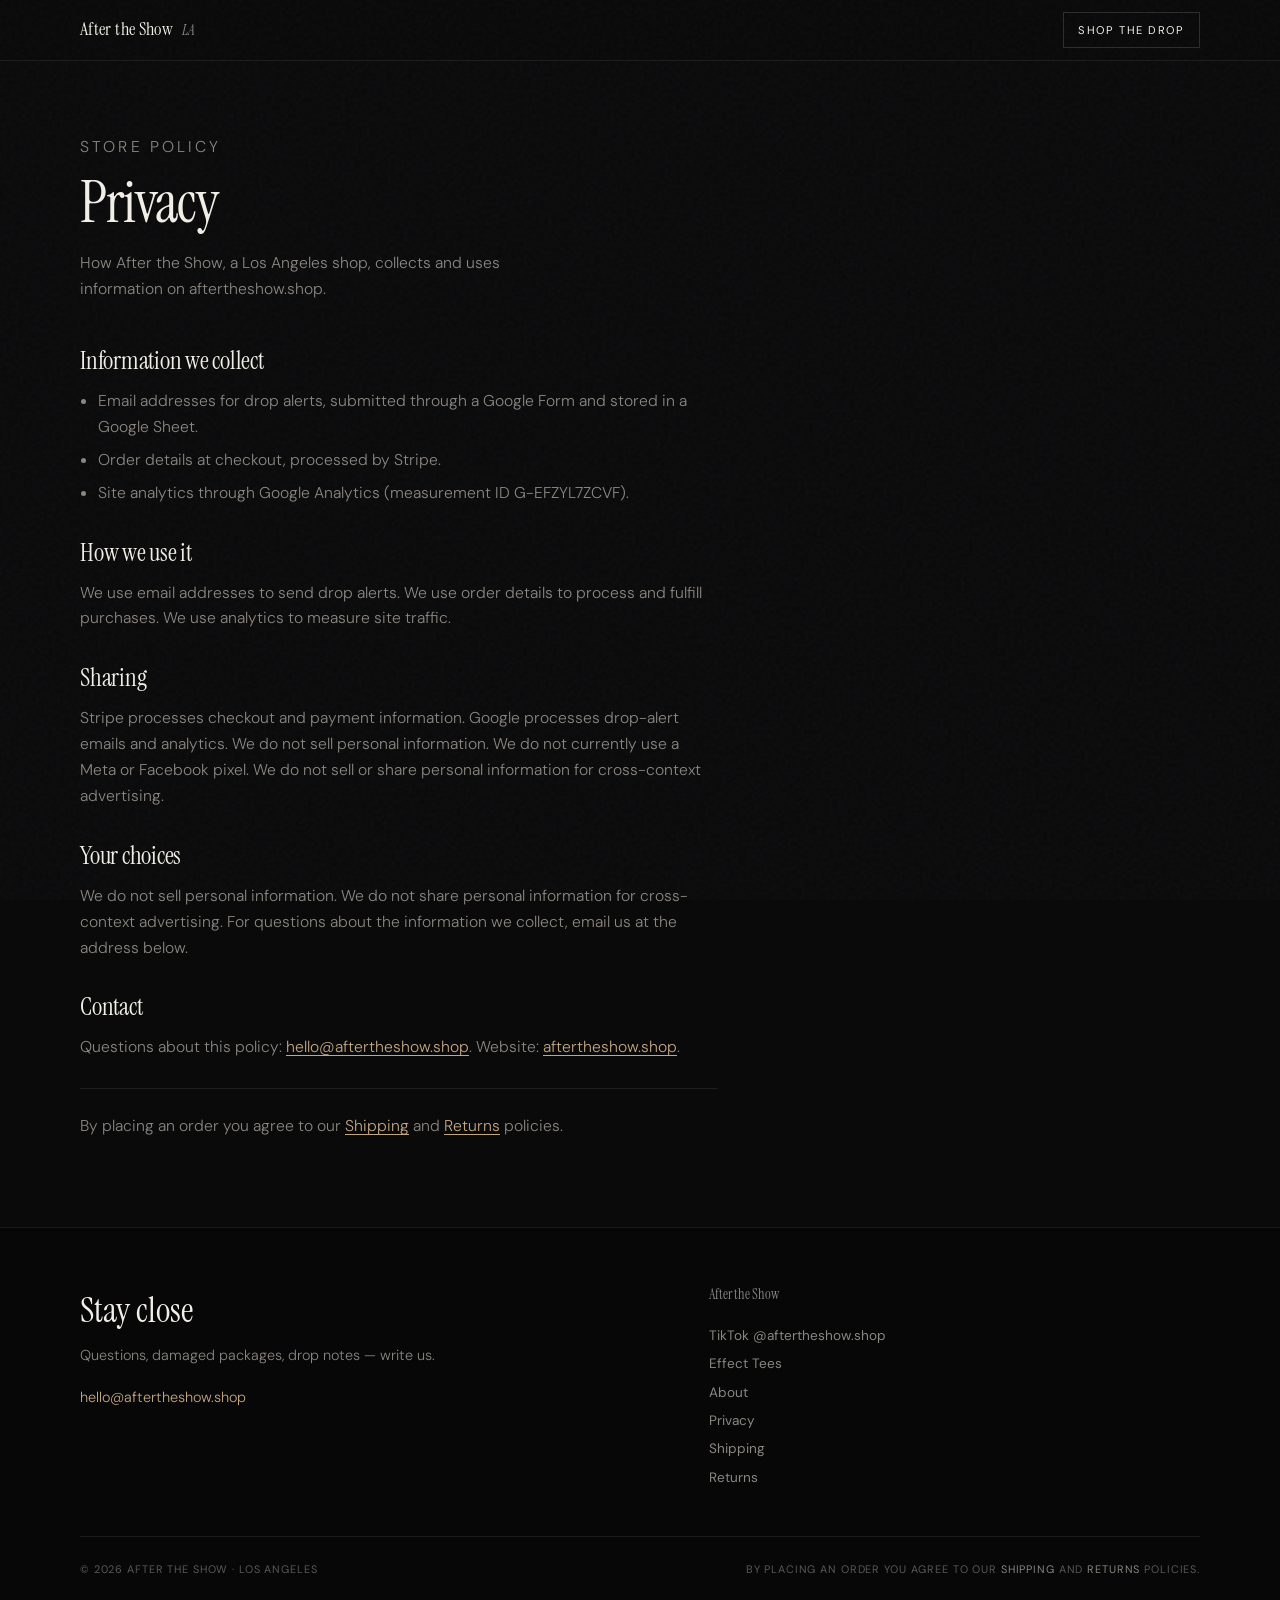
<file: privacy.html>
<!DOCTYPE html>
<html lang="en">
<head>
  <meta charset="UTF-8" />
  <meta name="viewport" content="width=device-width, initial-scale=1" />
  <script async src="https://www.googletagmanager.com/gtag/js?id=G-EFZYL7ZCVF"></script>
  <script>
    window.dataLayer = window.dataLayer || [];
    function gtag(){dataLayer.push(arguments);}
    gtag('js', new Date());
    gtag('config', 'G-EFZYL7ZCVF');
  </script>
  <title>Privacy — After the Show</title>
  <link rel="preconnect" href="https://fonts.googleapis.com" />
  <link rel="preconnect" href="https://fonts.gstatic.com" crossorigin />
  <link href="https://fonts.googleapis.com/css2?family=Instrument+Serif:ital@0;1&family=DM+Sans:opsz,wght@9..40,300;9..40,400;9..40,500;9..40,600&display=swap" rel="stylesheet" />
  <link rel="stylesheet" href="policy.css" />
</head>
<body>
  <header class="nav">
    <div class="wrap nav-inner">
      <a href="index.html" class="logo">After the Show <span>LA</span></a>
      <a class="nav-cta" href="index.html#shop">Shop the drop</a>
    </div>
  </header>

  <main class="policy">
    <div class="wrap">
      <p class="policy-kicker">Store policy</p>
      <h1>Privacy</h1>
      <p class="policy-lead">
        How After the Show, a Los Angeles shop, collects and uses information on aftertheshow.shop.
      </p>

      <div class="policy-body">
        <section>
          <h2>Information we collect</h2>
          <ul>
            <li>Email addresses for drop alerts, submitted through a Google Form and stored in a Google Sheet.</li>
            <li>Order details at checkout, processed by Stripe.</li>
            <li>Site analytics through Google Analytics (measurement ID G-EFZYL7ZCVF).</li>
          </ul>
        </section>

        <section>
          <h2>How we use it</h2>
          <p>We use email addresses to send drop alerts. We use order details to process and fulfill purchases. We use analytics to measure site traffic.</p>
        </section>

        <section>
          <h2>Sharing</h2>
          <p>Stripe processes checkout and payment information. Google processes drop-alert emails and analytics. We do not sell personal information. We do not currently use a Meta or Facebook pixel. We do not sell or share personal information for cross-context advertising.</p>
        </section>

        <section>
          <h2>Your choices</h2>
          <p>We do not sell personal information. We do not share personal information for cross-context advertising. For questions about the information we collect, email us at the address below.</p>
        </section>

        <section>
          <h2>Contact</h2>
          <p>Questions about this policy: <a href="mailto:hello@aftertheshow.shop">hello@aftertheshow.shop</a>. Website: <a href="https://aftertheshow.shop">aftertheshow.shop</a>.</p>
        </section>

        <p class="policy-note">By placing an order you agree to our <a href="shipping.html">Shipping</a> and <a href="returns.html">Returns</a> policies.</p>
      </div>
    </div>
  </main>

  <footer class="footer">
    <div class="wrap">
      <div class="footer-top">
        <div>
          <h2>Stay close</h2>
          <p>Questions, damaged packages, drop notes — write us.</p>
          <p><a href="mailto:hello@aftertheshow.shop">hello@aftertheshow.shop</a></p>
        </div>
        <div>
          <p class="footer-brand">After the Show</p>
          <div class="footer-links">
            <a class="ig" href="https://www.tiktok.com/@aftertheshow.shop" target="_blank" rel="noopener">TikTok @aftertheshow.shop</a>
            <a href="index.html#shop">Effect Tees</a>
            <a href="index.html#about">About</a>
            <a href="privacy.html">Privacy</a>
            <a href="shipping.html">Shipping</a>
            <a href="returns.html">Returns</a>
          </div>
        </div>
      </div>
      <div class="footer-bottom">
        <span>© 2026 After the Show · Los Angeles</span>
        <span>By placing an order you agree to our <a href="shipping.html">Shipping</a> and <a href="returns.html">Returns</a> policies.</span>
      </div>
    </div>
  </footer>
</body>
</html>
</file>
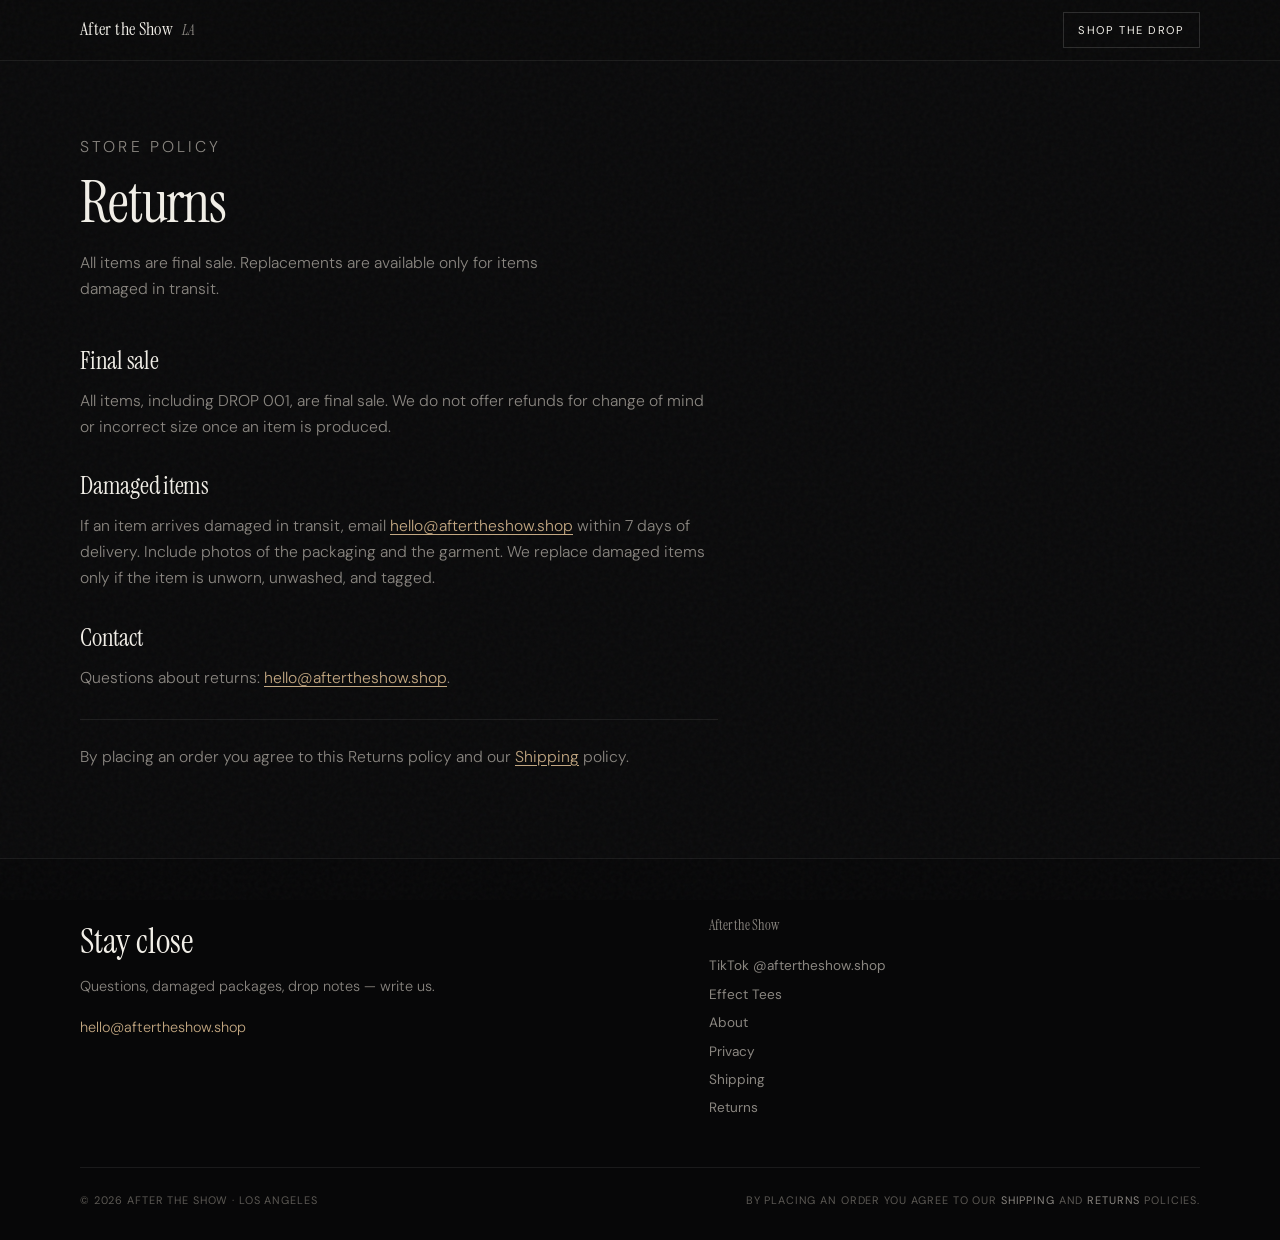
<file: returns.html>
<!DOCTYPE html>
<html lang="en">
<head>
  <meta charset="UTF-8" />
  <meta name="viewport" content="width=device-width, initial-scale=1" />
  <script async src="https://www.googletagmanager.com/gtag/js?id=G-EFZYL7ZCVF"></script>
  <script>
    window.dataLayer = window.dataLayer || [];
    function gtag(){dataLayer.push(arguments);}
    gtag('js', new Date());
    gtag('config', 'G-EFZYL7ZCVF');
  </script>
  <title>Returns — After the Show</title>
  <link rel="preconnect" href="https://fonts.googleapis.com" />
  <link rel="preconnect" href="https://fonts.gstatic.com" crossorigin />
  <link href="https://fonts.googleapis.com/css2?family=Instrument+Serif:ital@0;1&family=DM+Sans:opsz,wght@9..40,300;9..40,400;9..40,500;9..40,600&display=swap" rel="stylesheet" />
  <link rel="stylesheet" href="policy.css" />
</head>
<body>
  <header class="nav">
    <div class="wrap nav-inner">
      <a href="index.html" class="logo">After the Show <span>LA</span></a>
      <a class="nav-cta" href="index.html#shop">Shop the drop</a>
    </div>
  </header>

  <main class="policy">
    <div class="wrap">
      <p class="policy-kicker">Store policy</p>
      <h1>Returns</h1>
      <p class="policy-lead">
        All items are final sale. Replacements are available only for items damaged in transit.
      </p>

      <div class="policy-body">
        <section>
          <h2>Final sale</h2>
          <p>All items, including DROP 001, are final sale. We do not offer refunds for change of mind or incorrect size once an item is produced.</p>
        </section>

        <section>
          <h2>Damaged items</h2>
          <p>If an item arrives damaged in transit, email <a href="mailto:hello@aftertheshow.shop">hello@aftertheshow.shop</a> within 7 days of delivery. Include photos of the packaging and the garment. We replace damaged items only if the item is unworn, unwashed, and tagged.</p>
        </section>

        <section>
          <h2>Contact</h2>
          <p>Questions about returns: <a href="mailto:hello@aftertheshow.shop">hello@aftertheshow.shop</a>.</p>
        </section>

        <p class="policy-note">By placing an order you agree to this Returns policy and our <a href="shipping.html">Shipping</a> policy.</p>
      </div>
    </div>
  </main>

  <footer class="footer">
    <div class="wrap">
      <div class="footer-top">
        <div>
          <h2>Stay close</h2>
          <p>Questions, damaged packages, drop notes — write us.</p>
          <p><a href="mailto:hello@aftertheshow.shop">hello@aftertheshow.shop</a></p>
        </div>
        <div>
          <p class="footer-brand">After the Show</p>
          <div class="footer-links">
            <a class="ig" href="https://www.tiktok.com/@aftertheshow.shop" target="_blank" rel="noopener">TikTok @aftertheshow.shop</a>
            <a href="index.html#shop">Effect Tees</a>
            <a href="index.html#about">About</a>
            <a href="privacy.html">Privacy</a>
            <a href="shipping.html">Shipping</a>
            <a href="returns.html">Returns</a>
          </div>
        </div>
      </div>
      <div class="footer-bottom">
        <span>© 2026 After the Show · Los Angeles</span>
        <span>By placing an order you agree to our <a href="shipping.html">Shipping</a> and <a href="returns.html">Returns</a> policies.</span>
      </div>
    </div>
  </footer>
</body>
</html>
</file>
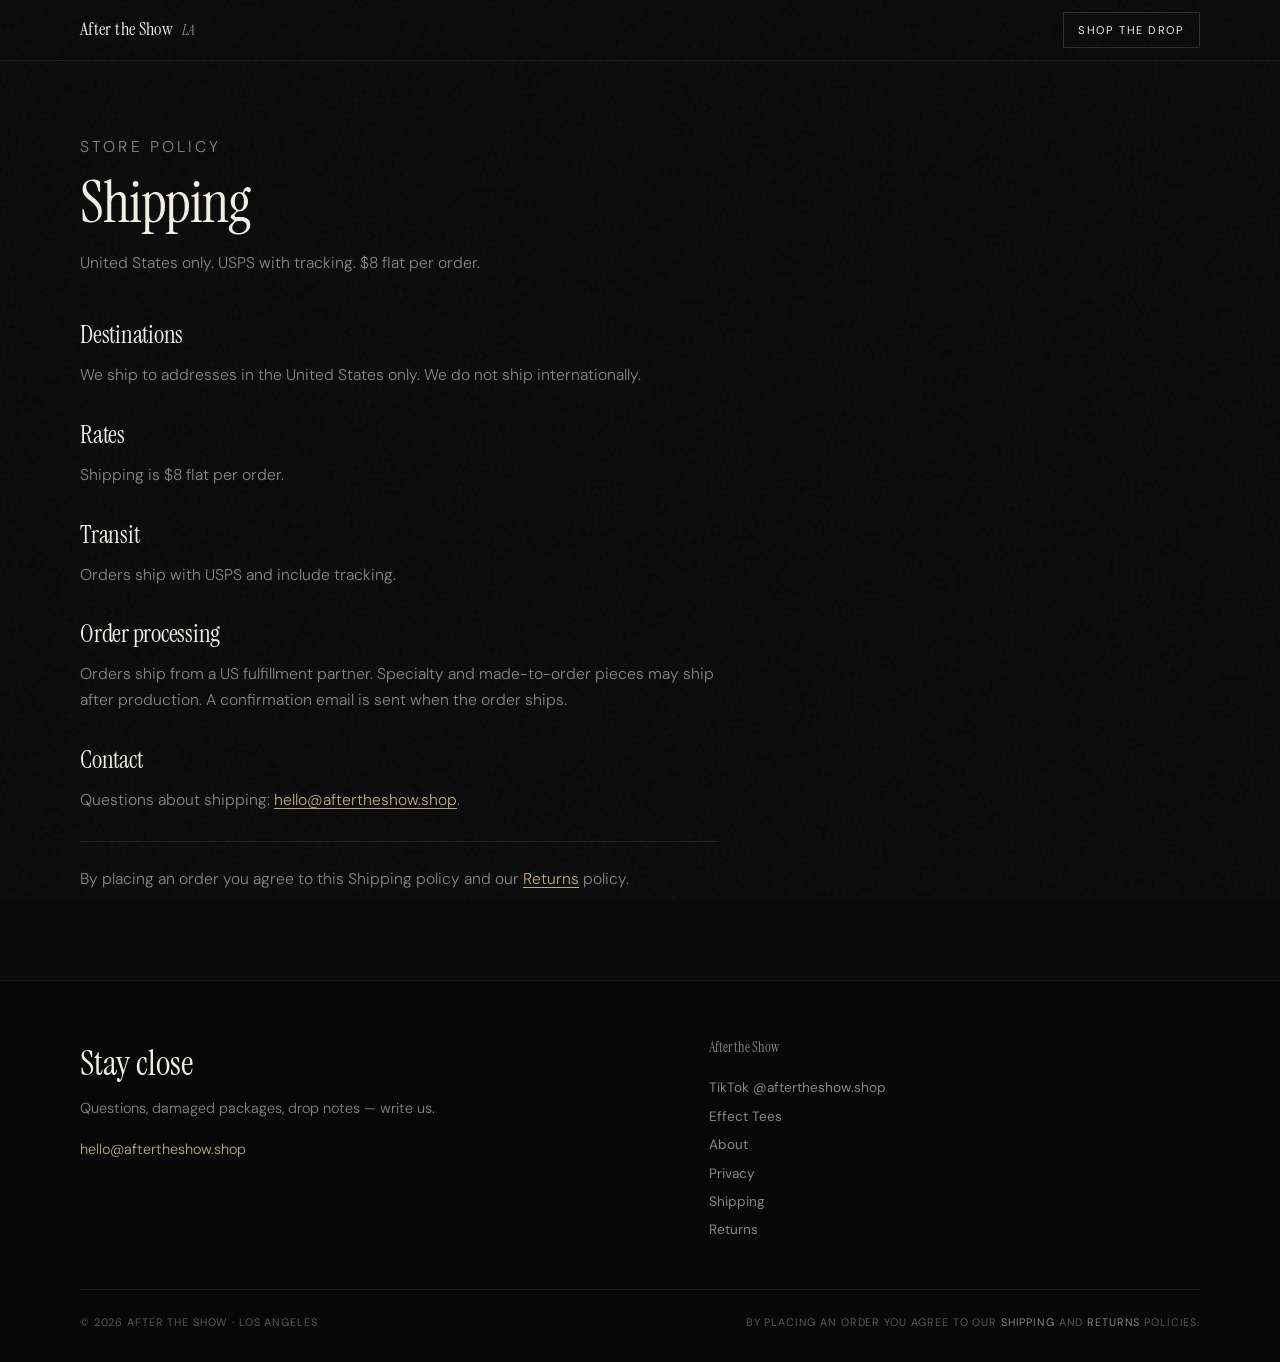
<file: shipping.html>
<!DOCTYPE html>
<html lang="en">
<head>
  <meta charset="UTF-8" />
  <meta name="viewport" content="width=device-width, initial-scale=1" />
  <script async src="https://www.googletagmanager.com/gtag/js?id=G-EFZYL7ZCVF"></script>
  <script>
    window.dataLayer = window.dataLayer || [];
    function gtag(){dataLayer.push(arguments);}
    gtag('js', new Date());
    gtag('config', 'G-EFZYL7ZCVF');
  </script>
  <title>Shipping — After the Show</title>
  <link rel="preconnect" href="https://fonts.googleapis.com" />
  <link rel="preconnect" href="https://fonts.gstatic.com" crossorigin />
  <link href="https://fonts.googleapis.com/css2?family=Instrument+Serif:ital@0;1&family=DM+Sans:opsz,wght@9..40,300;9..40,400;9..40,500;9..40,600&display=swap" rel="stylesheet" />
  <link rel="stylesheet" href="policy.css" />
</head>
<body>
  <header class="nav">
    <div class="wrap nav-inner">
      <a href="index.html" class="logo">After the Show <span>LA</span></a>
      <a class="nav-cta" href="index.html#shop">Shop the drop</a>
    </div>
  </header>

  <main class="policy">
    <div class="wrap">
      <p class="policy-kicker">Store policy</p>
      <h1>Shipping</h1>
      <p class="policy-lead">
        United States only. USPS with tracking. $8 flat per order.
      </p>

      <div class="policy-body">
        <section>
          <h2>Destinations</h2>
          <p>We ship to addresses in the United States only. We do not ship internationally.</p>
        </section>

        <section>
          <h2>Rates</h2>
          <p>Shipping is $8 flat per order.</p>
        </section>

        <section>
          <h2>Transit</h2>
          <p>Orders ship with USPS and include tracking.</p>
        </section>

        <section>
          <h2>Order processing</h2>
          <p>Orders ship from a US fulfillment partner. Specialty and made-to-order pieces may ship after production. A confirmation email is sent when the order ships.</p>
        </section>

        <section>
          <h2>Contact</h2>
          <p>Questions about shipping: <a href="mailto:hello@aftertheshow.shop">hello@aftertheshow.shop</a>.</p>
        </section>

        <p class="policy-note">By placing an order you agree to this Shipping policy and our <a href="returns.html">Returns</a> policy.</p>
      </div>
    </div>
  </main>

  <footer class="footer">
    <div class="wrap">
      <div class="footer-top">
        <div>
          <h2>Stay close</h2>
          <p>Questions, damaged packages, drop notes — write us.</p>
          <p><a href="mailto:hello@aftertheshow.shop">hello@aftertheshow.shop</a></p>
        </div>
        <div>
          <p class="footer-brand">After the Show</p>
          <div class="footer-links">
            <a class="ig" href="https://www.tiktok.com/@aftertheshow.shop" target="_blank" rel="noopener">TikTok @aftertheshow.shop</a>
            <a href="index.html#shop">Effect Tees</a>
            <a href="index.html#about">About</a>
            <a href="privacy.html">Privacy</a>
            <a href="shipping.html">Shipping</a>
            <a href="returns.html">Returns</a>
          </div>
        </div>
      </div>
      <div class="footer-bottom">
        <span>© 2026 After the Show · Los Angeles</span>
        <span>By placing an order you agree to our <a href="shipping.html">Shipping</a> and <a href="returns.html">Returns</a> policies.</span>
      </div>
    </div>
  </footer>
</body>
</html>
</file>
<file: policy.css>
:root {
  --bg: #0a0a0b;
  --bg-elevated: #121214;
  --bg-card: #161618;
  --border: rgba(255, 255, 255, 0.08);
  --border-strong: rgba(255, 255, 255, 0.14);
  --text: #f2efe8;
  --muted: #8a8680;
  --dim: #5c5954;
  --accent: #c4a882;
  --accent-soft: rgba(196, 168, 130, 0.15);
  --radius: 2px;
  --max: 1120px;
  --font-sans: "DM Sans", system-ui, sans-serif;
  --font-serif: "Instrument Serif", Georgia, serif;
}

*, *::before, *::after { box-sizing: border-box; margin: 0; padding: 0; }

html { scroll-behavior: smooth; }

body {
  font-family: var(--font-sans);
  background: var(--bg);
  color: var(--text);
  line-height: 1.5;
  font-weight: 400;
  font-optical-sizing: auto;
  -webkit-font-smoothing: antialiased;
  overflow-x: hidden;
  min-height: 100vh;
  display: flex;
  flex-direction: column;
}

a { color: inherit; text-decoration: none; }
img { display: block; max-width: 100%; }

body::before {
  content: "";
  position: fixed;
  inset: 0;
  pointer-events: none;
  z-index: 9999;
  opacity: 0.035;
  background-image: url("data:image/svg+xml,%3Csvg viewBox='0 0 256 256' xmlns='http://www.w3.org/2000/svg'%3E%3Cfilter id='n'%3E%3CfeTurbulence type='fractalNoise' baseFrequency='0.85' numOctaves='4' stitchTiles='stitch'/%3E%3C/filter%3E%3Crect width='100%25' height='100%25' filter='url(%23n)'/%3E%3C/svg%3E");
}

.wrap {
  width: min(100% - 2.5rem, var(--max));
  margin-inline: auto;
}

.nav {
  position: sticky;
  top: 0;
  z-index: 100;
  backdrop-filter: blur(16px);
  background: rgba(10, 10, 11, 0.72);
  border-bottom: 1px solid var(--border);
}

.nav-inner {
  display: flex;
  align-items: center;
  justify-content: space-between;
  height: 3.75rem;
}

.logo {
  font-family: var(--font-serif);
  font-size: 1.15rem;
  letter-spacing: 0.02em;
  font-weight: 400;
}

.logo span {
  color: var(--muted);
  font-style: italic;
  margin-left: 0.35rem;
  font-size: 0.95rem;
}

.nav-cta {
  font-size: 0.7rem;
  letter-spacing: 0.14em;
  text-transform: uppercase;
  padding: 0.55rem 0.9rem;
  border: 1px solid var(--border-strong);
  color: var(--text);
  transition: background 0.2s, border-color 0.2s;
}

.nav-cta:hover {
  background: var(--text);
  color: var(--bg);
  border-color: var(--text);
}

main { flex: 1; }

.policy {
  padding: 4.5rem 0 5.5rem;
  border-top: 1px solid transparent;
}

.policy-kicker {
  font-size: 0.68rem;
  letter-spacing: 0.2em;
  text-transform: uppercase;
  color: var(--accent);
  margin-bottom: 0.85rem;
}

.policy h1 {
  font-family: var(--font-serif);
  font-weight: 400;
  font-size: clamp(2.4rem, 6vw, 3.6rem);
  letter-spacing: -0.02em;
  line-height: 1.05;
  margin-bottom: 1rem;
}

.policy-lead {
  color: var(--muted);
  font-weight: 300;
  font-size: 1.05rem;
  max-width: 46ch;
  line-height: 1.6;
  margin-bottom: 2.5rem;
}

.policy-body {
  max-width: 58ch;
  display: grid;
  gap: 1.75rem;
}

.policy h2 {
  font-family: var(--font-serif);
  font-size: 1.55rem;
  font-weight: 400;
  letter-spacing: -0.01em;
  margin-bottom: 0.55rem;
}

.policy p,
.policy li {
  color: var(--muted);
  font-weight: 300;
  font-size: 0.98rem;
  line-height: 1.65;
}

.policy ul {
  padding-left: 1.15rem;
  display: grid;
  gap: 0.45rem;
}

.policy a {
  color: var(--accent);
  text-decoration: underline;
  text-underline-offset: 0.18em;
}

.policy a:hover { color: var(--text); }

.policy-note {
  border-top: 1px solid var(--border);
  padding-top: 1.5rem;
  font-size: 0.9rem;
}

.footer a[href^="mailto"] { color: var(--accent); }
.footer a[href^="mailto"]:hover { color: var(--text); }

.footer {
  border-top: 1px solid var(--border);
  padding: 3.5rem 0 2rem;
  background: #070708;
}

.footer-top {
  display: grid;
  gap: 2.5rem;
  margin-bottom: 3rem;
}

@media (min-width: 720px) {
  .footer-top {
    grid-template-columns: 1.2fr 1fr;
    align-items: start;
  }
}

.footer h2 {
  font-family: var(--font-serif);
  font-size: clamp(1.6rem, 3vw, 2.2rem);
  font-weight: 400;
  margin-bottom: 0.5rem;
}

.footer-top > div > p {
  color: var(--muted);
  font-size: 0.9rem;
  font-weight: 300;
  margin-bottom: 1.25rem;
}

.footer-brand {
  font-family: var(--font-serif);
  font-size: 1.25rem;
  margin-bottom: 0.75rem;
}

.footer-links {
  display: flex;
  flex-direction: column;
  gap: 0.5rem;
  font-size: 0.85rem;
  color: var(--muted);
}

.footer-links a:hover { color: var(--text); }

.footer-bottom {
  display: flex;
  flex-wrap: wrap;
  justify-content: space-between;
  gap: 1rem;
  padding-top: 1.5rem;
  border-top: 1px solid var(--border);
  font-size: 0.68rem;
  letter-spacing: 0.08em;
  text-transform: uppercase;
  color: var(--dim);
}

.footer-bottom a {
  color: var(--muted);
  text-decoration: none;
}

.footer-bottom a:hover { color: var(--text); }

.ig {
  color: var(--muted);
  transition: color 0.2s;
}

.ig:hover { color: var(--accent); }

@media (max-width: 640px) {
  .wrap { width: min(100% - 1.5rem, var(--max)); }
  .policy { padding: 3.25rem 0 4rem; }
}
</file>
